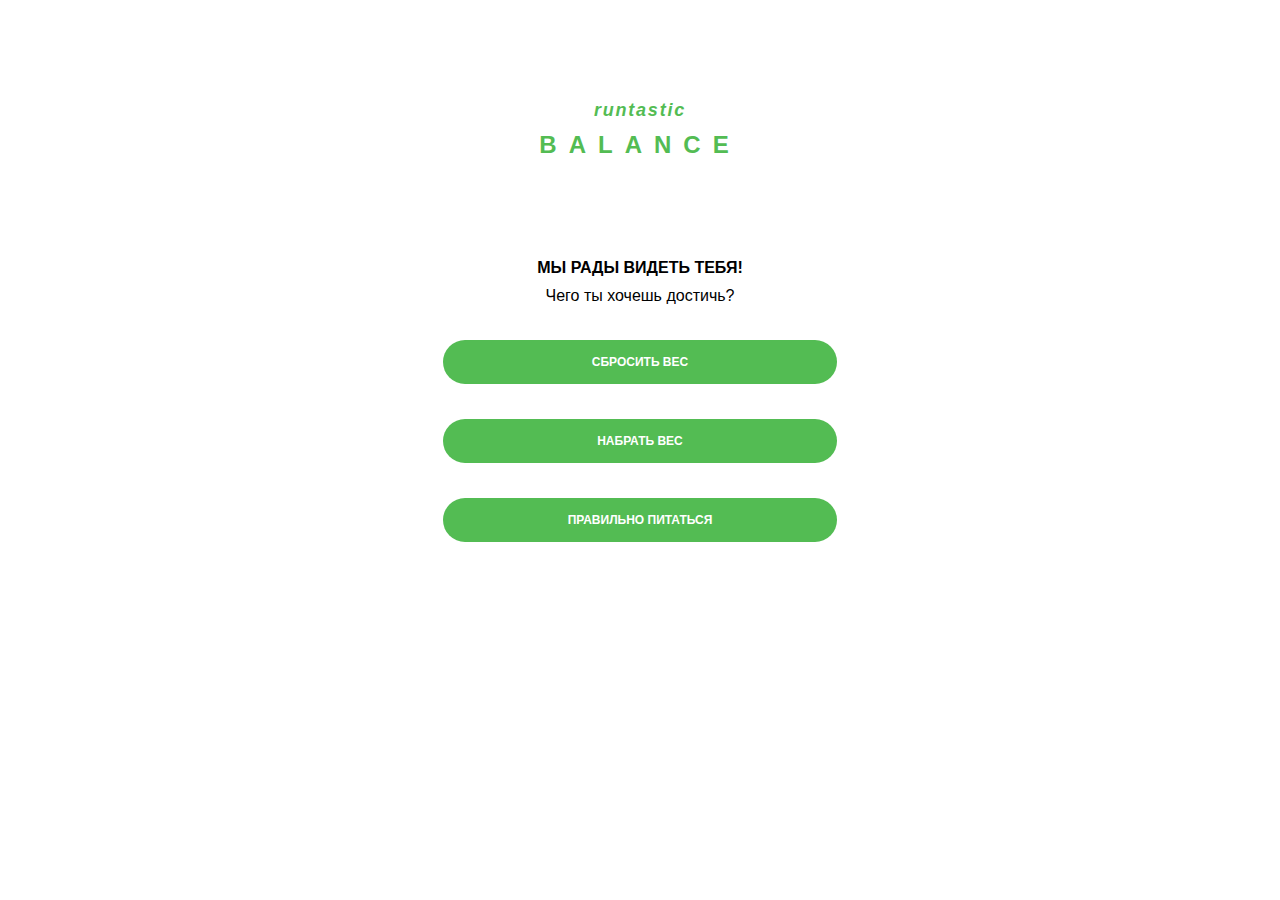
<file: index.html>
<!DOCTYPE html>
<html lang="en">
<head>
    <meta charset="UTF-8">
    <meta name="viewport" content="width=device-width, initial-scale=1, minimum-scale=1.0, maximum-scale=2.0">
    <meta http-equiv="X-UA-Compatible" content="ie=edge">
    <title>Runtastic Balance</title>
    <link href="css/style.css" type="text/css" rel="stylesheet">
</head>
<body>
    <div class="wrapper">
        <div class="main">
            <section class="choose-section">
                <div class="container d-f fd-c ai-c">
                    <div class="logo-main d-f ai-c fd-c">
                    <span>runtastic</span>
                    <h2>BALANCE</h2>
                </div>
                    <div class="choose-program d-f fd-c ai-c">
                    <div class="choose-text d-f fd-c ai-c">
                        <h3>Мы рады видеть тебя!</h3>
                        <p>Чего ты хочешь достичь?</p>
                    </div>
                    <div class="choose-button d-f fd-c ai-c">
                        <button id="lose-weight" class="btn nav-opener">Сбросить вес</button>
                        <button id="To-gain_weight" class="btn nav-opener">Набрать вес</button>
                        <button id="eat-right" class="btn nav-opener">Правильно питаться</button>
                    </div>
                </div>
                </div>
            </section>
            <section class="your-parameters">
                <img class="arrow-back" src="images/arrow-left-solid.svg" alt="image description">
                <div class="container d-f fd-c ai-c">
                    <div class="parameters-text">
                        <h3>Достигаем цели вместе!</h3>
                        <p>Начнём с простого</p>
                    </div>
                    <form class="choose-parameters d-f fd-c">
                        <div class="gender">
                            <input id="gender-man" type="radio" name="gender" value="man" checked="checked">
                            <label class="choose-man" for="gender-man">Мужской</label>
                            <input id="gender-woman" type="radio" name="gender" value="woman">
                            <label class="choose-woman" for="gender-woman">Женский</label>
                        </div>
                        <div class="label-position">
                            <label> Дата рождения</label>
                                <input type="text" autocomplete="off" name="person-birthday" data-birthday="modal-data-birthday" class="form-control input-param" placeholder="00.00.0000" />
                            <div class="overlay modal-data-birthday">
                                <div class="modal-data d-f fd-c jc-sb">
                                    <p class="p">Дата рождения</p>
                                    <div class="overlay-block d-f jc-c ai-c">
                                        <div style="width: 70px" id="day-picker"></div>
                                        <div style="width: 100px" id="month-picker"></div>
                                        <div style="width: 100px" id="year-picker"></div>
                                    </div>
                                    <div class="box-confirm-birthday d-f jc-fe">
                                        <button class="button-form button-cancel">Отменa</button>
                                        <button class="button-form button-birthday button-confirm">Выбрать</button>
                                    </div>
                                </div>
                            </div>
                        </div>
                         <div class="label-position">
                             <label>Рост</label>
                                 <input data-height="modal-data-height" autocomplete="off" type="text" placeholder="100cm" name="person-height" class="input-param form-control">
                             <div class="overlay modal-data-height">
                                 <div class="modal-data d-f fd-c jc-sb">
                                     <p class="p">Рост</p>
                                     <div class="overlay-block ai-c d-f jc-c">
                                         <div style="width:90px" id="height-picker"></div>
                                         <span class="metrics-sm">cm</span>
                                     </div>
                                     <div class="modal-data-footer box-confirm-height d-f jc-sb">
                                         <button type="button" class="button-form metrics-fut">ФУТЫ</button>
                                         <div>
                                             <button class="button-form button-cancel">отменa</button>
                                             <button class="button-form button-height button-confirm">выбрать</button>
                                         </div>
                                     </div>
                                 </div>
                             </div>
                         </div>
                         <div class="label-position">
                             <label>текущий вес </label>
                                 <input data-weight="modal-data-weight" autocomplete="off" type="text" name="person-weight" placeholder="40 kg" class="input-param form-control">
                             <div class="overlay modal-data-weight">
                                 <div class="modal-data d-f fd-c jc-sb">
                                     <p class="p">Вес</p>
                                     <div class="overlay-block d-f ai-c jc-c">
                                         <div style="width: 140px" id="kg-picker"></div>
                                         <span class="metrics-kg">kg</span>
                                         <div style="width: 90px" id="g-picker"></div>
                                         <span class="metrics-g">g</span>
                                     </div>
                                     <div class="modal-data-footer box-confirm-weight d-f jc-sb">
                                         <button type="button" class="button-form metrics-funt">ФУНТЫ</button>
                                         <div>
                                             <button class="button-form button-cancel">отменa</button>
                                             <button class="button-form button-weight button-confirm">выбрать</button>
                                         </div>
                                     </div>
                                 </div>
                             </div>
                         </div>
                    </form>
                    <div class="btn btn-next button-antrop"><a href="tpl/recommended.html">Продолжить</a></div>
                    </div>
            </section>
        </div>
    </div>
</body>
<script src="js/jquery-1.12.4.js"></script>
<script src="js/jquery-ui.js"></script>
<script src="js/script.js"></script>
</html>
</file>
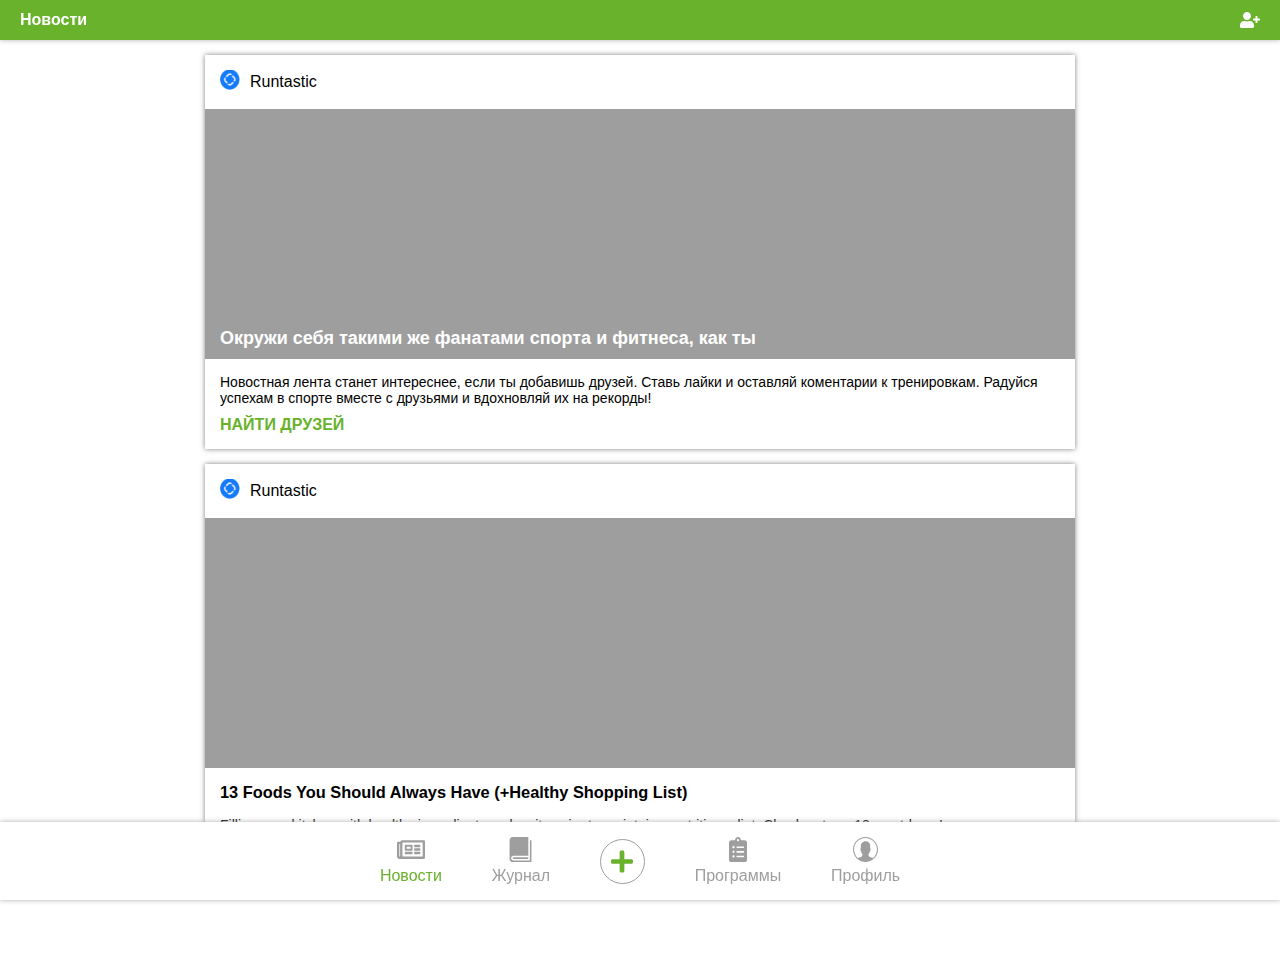
<file: tpl/home.html>
<!DOCTYPE html>
<html lang="en">
<head>
    <meta charset="UTF-8">
    <meta name="viewport" content="width=device-width, initial-scale=1, minimum-scale=1.0, maximum-scale=2.0">
    <meta http-equiv="X-UA-Compatible" content="ie=edge">
    <title>Runtastic Balance</title>
    <link href="./../css/style.css" type="text/css" rel="stylesheet">

</head>
<body>
<div class="wrapper">
    <section class="tab-section">
        <div class="container">
            <div id="tabs-block_holder" class="d-f jc-c">
                <div class="tab-fixed">
                    <ul class="tabs-list d-f ai-c">
                        <li >
                            <a class="d-f fd-c ai-c" href="#news"><img src="./../images/newspaper-regular.svg" alt="image descrition">Новости</a>
                        </li>
                        <li class="magazine">
                            <a href="#magazine" class="d-f fd-c ai-c"><img src="./../images/book.svg" alt="image descrition">Журнал</a>
                        </li>
                        <li>
                            <a href="#add-program" class="add-program d-f ai-c jc-c"><img src="./../images/plus-solid.svg" alt="image descrition"></a>
                        </li>
                        <li class="programs">
                            <a href="#programs" class="d-f fd-c ai-c"><img src="./../images/clipboard-list-solid.svg" alt="image descrition">Программы</a>
                        </li>
                        <li>
                            <a href="#profile" class="d-f fd-c ai-c"><img src="./../images/user-profile-svgrepo-com.svg" alt="image descrition">Профиль</a>
                        </li>
                    </ul>
                </div>
                <div class="tabs-block">
                    <div id="news" class="tab-holder">
                        <div class="tab-background d-f ai-c">
                            <p>Новости</p>
                            <img src="./../images/user-plus-solid.svg" alt="image description">
                        </div>
                        <div class="news-block">
                            <div class="logo-news d-f ai-c">
                                <div class="logo-news-img"><img src="./../images/logo-news.png" alt="images description"></div>
                                <p>Runtastic</p>
                            </div>
                            <div class="img-holder img-holder_text"></div>
                            <div class="news-text">
                                <p>Новостная лента станет интереснее, если ты добавишь друзей. Ставь лайки и оставляй коментарии к тренировкам.
                                    Радуйся успехам в спорте вместе с друзьями и вдохновляй их на рекорды!</p>
                                <span class="">Найти друзей</span>
                            </div>
                        </div>
                        <div class="news-block">
                            <div class="logo-news d-f ai-c">
                                <div class="logo-news-img"><img src="./../images/logo-news.png" alt="images description"></div>
                                <p>Runtastic</p>
                            </div>
                            <div class="img-holder"></div>
                            <div class="news-text">
                                <h3>13 Foods You Should Always Have (+Healthy Shopping List)</h3>
                                <p>Filling your kitchen with healthy ingredients makes it easier to maintain a nutritious diet. Check out our 13 must-have!</p>
                                <span class="">See the list</span>
                            </div>
                        </div>
                    </div>
                    <div id="magazine" class="tab-holder d-f fw-w ">
                        <div id="tabs-days">
                            <div class="tabs-days_fixed">
                                <div class="container d-f jc-sb">
                                    <h3>Журнал</h3>
                                    <div class="d-f">
                                        <input type="text" id="datepicker">
                                    </div>
                                </div>
                                <div class="container">
                                    <div id="makeMeScrollable">
                                        <div class="scroll-container">
<!--                                        <div class="part" id="day-1">-->
<!--                                            <a href="#before-yesterday" class="before-yesterday">1 июн.</a>-->
<!--                                        </div>-->
<!--                                        <div class="part" id="day-2">-->
<!--                                            <a href="#before-yesterday" class="before-yesterday">13 июн.</a>-->
<!--                                        </div>-->
<!--                                        <div class="part" id="day-3">-->
<!--                                            <a href="#yesterday" class="yesterday">Вчера</a>-->
<!--                                        </div>-->
<!--                                        <div class="part active-tab_day" id="day-4">-->
<!--                                            <a href="#today" class="today">Сегодня</a>-->
<!--                                        </div>-->
<!--                                        <div class="part" id="day-5">-->
<!--                                            <a href="#tomorrow" class="tomorrow">Завтра</a>-->
<!--                                        </div>-->
<!--                                        <div class="part" id="day-6">-->
<!--                                            <a href="#after-tomorrow" class="after-tomorrow">17июн.</a>-->
<!--                                        </div>-->
<!--                                        <div class="part" id="day-7">-->
<!--                                            <a href="#after-tomorrow" class="after-tomorrow">17июн.</a>-->
<!--                                        </div>-->
<!--                                        <div class="part" id="day-8">-->
<!--                                            <a href="#after-tomorrow" class="after-tomorrow">17июн.</a>-->
<!--                                        </div>-->
<!--                                        <div class="part" id="day-9">-->
<!--                                            <a href="#after-tomorrow" class="after-tomorrow">17июн.</a>-->
<!--                                        </div>-->
<!--                                        <div class="part" id="day-10">-->
<!--                                            <a href="#after-tomorrow" class="after-tomorrow">17июн.</a>-->
<!--                                        </div>-->
<!--                                        <div class="part" id="day-11">-->
<!--                                            <a href="#after-tomorrow" class="after-tomorrow">17июн.</a>-->
<!--                                        </div>-->
                                        </div>
                                    </div>
                                </div>
                            </div>
                            <div class="container tabs-block">
                                <div class="tab-holder">
                                    <div class="d-f ai-c fd-c jc-c">
                                        <div class="calories-left d-f fd-c ai-c jc-c">
                                            <p>2646</p>
                                            <span>Осталось калорий</span>
                                        </div>
                                        <div class="norms-calories d-f jc-sb ai-c">
                                            <div class="carbohydrates d-f fd-c">
                                                <div class="carbohydrates-text">
                                                    <p>Углеводы</p>
                                                    <span class="used-calories">0г</span><span> / 364г</span>
                                                </div>
                                                <input type="range" min="0" max="364" step="1">
                                            </div>
                                            <div class="fat d-f fd-c">
                                                <div class="fat-text">
                                                    <p>Белки</p>
                                                    <span class="used-calories">0г</span><span> / 99г</span>
                                                </div>
                                                <input type="range" min="0" max="99" step="1">
                                            </div>
                                            <div class="proteins d-f fd-c">
                                                <div class="proteins-text">
                                                    <p>Жиры</p>
                                                    <span class="used-calories">0г</span><span> / 88г</span>
                                                </div>
                                                <input type="range" min="0" max="88" step="1">
                                            </div>
                                        </div>
                                        <div class="schedule-eat">
                                            <ul>
                                                <li class="breakfast d-f jc-sb ai-c">
                                                    <div class="schedule-eat_text">
                                                        <h3>Завтрак</h3>
                                                        <p>Для тебя оптимально 662-926 калорий</p>
                                                    </div>
                                                    <div class="add-eat">
                                                        <a href="#"><img src="./../images/plus-solid.svg" alt="image description"></a>
                                                    </div>
                                                </li>
                                                <li class="lunch d-f jc-sb ai-c">
                                                    <div class="schedule-eat_text">
                                                        <h3>Обед</h3>
                                                        <p>Для тебя оптимально 794-1059 калорий</p>
                                                    </div>
                                                    <div class="add-eat">
                                                        <a href="#"><img src="./../images/plus-solid.svg" alt="image description"/></a>
                                                    </div>
                                                </li>
                                                <li class="dinner d-f jc-sb ai-c">
                                                    <div class="schedule-eat_text">
                                                        <h3>Ужин</h3>
                                                        <p>Для тебя оптимально 662-926 калорий</p>
                                                    </div>
                                                    <div class="add-eat">
                                                        <a href="#"><img src="./../images/plus-solid.svg" alt="image description"></a>
                                                    </div>
                                                </li>
                                                <li class="snack d-f jc-sb ai-c">
                                                    <div class="schedule-eat_text">
                                                        <h3>Перекус</h3>
                                                        <p>Для тебя оптимально 0-529 калорий</p>
                                                    </div>
                                                    <div class="add-eat">
                                                        <a href="#"><img src="./../images/plus-solid.svg" alt="image description"></a>
                                                    </div>
                                                </li>
                                            </ul>
                                        </div>
                                        <div class="calories-burned">
                                            <h3>Потраченые калории</h3>
                                            <span>0 калорий</span>
                                            <p>Тренируйся вместе с приложениями Runtastic или добавляй активность вручную, чтобы позволить себе больше калорий!</p>
                                            <div class="d-f">
                                                <div class="training-check">
                                                    <img src="./../images/running-solid.svg">
                                                </div>
                                                <div class="training-check">
                                                    <img src="./../images/walking-solid.svg">
                                                </div>
                                                <div class="training-check">
                                                    <img src="./../images/bicycle-solid.svg">
                                                </div>
                                            </div>
                                            <div class="choose-workout">
                                                <a href="#">Добавить тренировку</a>
                                            </div>
                                        </div>
                                        <div class="purpose">
                                            <h3>Цель</h3>
                                            <p>Правильно питаться</p>
                                            <div class="d-f">
                                                <div class="current-weight">
                                                    <p>Текущий</p>
                                                    <span>75</span>
                                                </div>
                                                <div class="desired-weight">
                                                    <p>Цель</p>
                                                    <span>75</span>
                                                </div>
                                            </div>
                                            <p>Вес в кг</p>
                                            <button class="btn">Обновить вес</button>
                                        </div>
                                    </div>
                                </div>
                            </div>
                        </div>
                        <div class="choose-training">
                            <div class="tab-background d-f jc-sb ai-c">
                                <div>
                                    <img class="arrow-back" src="./../images/arrow-white.svg" alt="image description">
                                    <p>Добавить тренировку</p>
                                </div>
                               <img class="add-training" src="./../images/check-solid.svg" alt="image description">
                            </div>
                            <div class="choose-training-block">
                                <div class="container d-f fd-c ai-c">
                                    <h4>Выберете тип тренировки</h4>
                                    <div class="type-training d-f">
                                        <div class="box d-f fd-c ai-c">
                                            <input type="checkbox" id="running">
                                            <span class="check"></span>
                                            <label for="running"><img src="./../images/running-solid.svg" alt="image description"></label>
                                            <span>Бег</span>
                                        </div>
                                        <div class="box d-f fd-c ai-c">
                                            <input type="checkbox" id="walking">
                                            <span class="check"></span>
                                            <label for="walking"><img src="./../images/walking-solid.svg" alt="image description"></label>
                                            <span>Ходьба</span>
                                        </div>
                                        <div class="box d-f fd-c ai-c">
                                            <input type="checkbox" id="cycling">
                                            <span class="check"></span>
                                            <label for="cycling"><img src="./../images/bicycle-solid.svg" alt="image description"></label>
                                            <span>Велосипед</span>
                                        </div>
                                        <div class="box d-f fd-c ai-c">
                                            <button class="more-training" type="button"></button>
                                            <span>Ёще</span>
                                        </div>
                                    </div>
                                    <div class="training-param d-f fd-c">
                                        <div class="label-position">
                                            <label>Длительность</label>
                                            <input type="text" autocomplete="off" name="person-time" data-birthday="modal-time" class="form-control input-param" placeholder="00:00:00" />
                                            <div class="overlay modal-time">
                                                <div class="modal-data d-f fd-c jc-sb">
                                                    <p class="p">Длительность</p>
                                                    <div class="overlay-block d-f jc-c ai-c">
                                                        <div style="width: 70px" id="hour-picker"></div>
                                                        <div style="width: 100px" id="minute-picker"></div>
                                                        <div style="width: 100px" id="second-picker"></div>
                                                    </div>
                                                    <div class="box-confirm-time d-f jc-fe">
                                                        <button class="button-form button-cancel">Отменa</button>
                                                        <button class="button-form button-time button-confirm">Выбрать</button>
                                                    </div>
                                                </div>
                                            </div>
                                        </div>
                                        <div class="label-position">
                                            <label>Дистанция</label>
                                            <input type="text" autocomplete="off" name="person-distance" data-birthday="modal-distance" class="form-control input-param" placeholder="0.00 km" />
                                            <div class="overlay modal-distance">
                                                <div class="modal-data d-f fd-c jc-sb">
                                                    <p class="p">Дистанция</p>
                                                    <div class="overlay-block d-f jc-c ai-c">
                                                        <div style="width: 70px" id="km-picker"></div>
                                                        <div style="width: 100px" id="m-picker"></div>
                                                    </div>
                                                    <div class="box-confirm-time d-f jc-fe">
                                                        <button class="button-form button-cancel">Отменa</button>
                                                        <button class="button-form button-distance button-confirm">Выбрать</button>
                                                    </div>
                                                </div>
                                            </div>
                                        </div>
                                        <div class="label-position">
                                            <label>Калории</label>
                                            <input type="text" autocomplete="off" name="person-calories" data-birthday="modal-calories" class="form-control input-param" placeholder="0 cal" />
                                            <div class="overlay modal-calories">
                                                <div class="modal-data d-f fd-c jc-sb">
                                                    <p class="p">Калории</p>
                                                    <div class="overlay-block d-f jc-c ai-c">
                                                        <div style="width: 100px" id="calories-picker"></div>
                                                    </div>
                                                    <div class="box-confirm-time d-f jc-fe">
                                                        <button class="button-form button-cancel">Отменa</button>
                                                        <button class="button-form button-calories button-confirm">Выбрать</button>
                                                    </div>
                                                </div>
                                            </div>
                                        </div>
                                        <div class="label-position">
                                            <label>Время</label>
                                            <input type="text" autocomplete="off" name="person-timer" data-time="modal-time" class="form-control input-param" placeholder="00:00" />
                                            <div class="overlay modal-timer">
                                                <div class="modal-data d-f fd-c jc-sb">
                                                    <p class="p">Время</p>
                                                    <div class="overlay-block d-f jc-c ai-c">
                                                        <div style="width: 100px" id="minute-picker_time"></div>
                                                        <div style="width: 100px" id="second-picker_time"></div>
                                                    </div>
                                                    <div class="box-confirm-time d-f jc-fe">
                                                        <button class="button-form button-cancel">Отменa</button>
                                                        <button class="button-form button-time_done button-confirm">Выбрать</button>
                                                    </div>
                                                </div>
                                            </div>
                                        </div>
                                    </div>
                                </div>
                            </div>
                        </div>
                        <div class="training-list">
                            <div class="tab-background d-f jc-sb ai-c">
                                <div>
                                    <img class="arrow-back" src="./../images/arrow-white.svg" alt="image description">
                                    <p>Тип тренировки</p>
                                </div>
                                <div class="d-f">
                                    <input class="search-training" name="training" type="text" value="">
                                    <img class="button-search-training" src="./../images/search-solid.svg" alt="image description">
                                </div>
                            </div>
                            <div class="training-list-block">
                                <ul></ul>
                            </div>
                        </div>
                    </div>
                    <div id="add-program" class="tab-holder d-f fw-w ">
                        <div class="choose-eat_section">
                            <div class="choose-eat_search">
                                <div class="container d-f fd-c">
                                    <input class="choose-product" type="text" placeholder="Найти продукты">
                                    <div class="choose-btn">
                                        <button class="btn">Добавить калории</button>
                                        <button class="btn">Сканировать штрихкод</button>
                                    </div>
                                </div>
                            </div>
                            <div class="choose-eat">
                                <div class="container">
                                    <div class="d-f">
                                        <div class="choose-eat_detail d-f ai-c">
                                            <img src="./../images/breakfast.png" alt="image description">
                                            <span>Завтрак</span>
                                        </div>
                                        <div class="choose-eat_day d-f ai-c">
                                            <img src="./../images/calendar-green.svg" alt="image description">
                                            <span>Сегодня</span>
                                        </div>
                                    </div>
                                    <p>Для тебя оптимально 662-926 калорий</p>
                                </div>
                            </div>
                            <div class="choose-day">
                                <h3>Выбрать прием пищи</h3>
                                <ul>
                                    <li class="breakfast d-f jc-sb ai-c">
                                        <a href="#">
                                            <div class="schedule-eat_text">
                                                <p>Завтрак</p>
                                            </div>
                                        </a>
                                    </li>
                                    <li class="lunch d-f jc-sb ai-c">
                                        <a href="#">
                                            <div class="schedule-eat_text">
                                                <p>Обед</p>
                                            </div>
                                        </a>
                                    </li>
                                    <li class="dinner d-f jc-sb ai-c">
                                        <a href="#">
                                            <div class="schedule-eat_text">
                                                <p>Ужин</p>
                                            </div>
                                        </a>
                                    </li>
                                    <li class="snack d-f jc-sb ai-c">
                                        <a href="#">
                                            <div class="schedule-eat_text">
                                                <p>Перекус</p>
                                            </div>
                                        </a>
                                    </li>
                                </ul>
                            </div>
                        </div>
                    </div>
                    <div id="programs" class="tab-holder d-f fd-c fw-w ">
                        <div class="tab-background d-f ai-c">
                            <p>Программа</p>
                        </div>
                        <div class="good-balance ">
                            <div class="container">
                                <h3>Здоровый баланс</h3>
                                <div class="good-balance_text d-f fd-c">
                                    <span>Начало программы 15 июня 2020г.</span>
                                    <span>Пропорции макроэлементов</span>
                                </div>
                                <div class="diagram d-f ai-c">
                                    <canvas id="myCanvas"></canvas>
                                    <div id="myLegend"></div>
                                </div>
                            </div>
                        </div>
                        <div class="path-to-success">
                            <div class="container">
                                <h3>Твой путь к успеху</h3>
                                <p>Ключ к здоровому образу жизни - оптимальный баланс. Питайтесь регулярно - это поможет тебе контролировать голод и сократить лишний вес.
                                    Натуральные продукты без обработки могут полностью обезпечить твой рацион. Питайся сезонными продуктам, характерными для твоей местности, чтобы дополнить рацион свежими, яркими вкусами</p>
                                <p>Сложные углеводы, вроде цельнозерновых продуктов и бобовых, помогут тебе ощутить сытость и дарят организму полезную клетчатку. Качественные белки из нежирного мяса,
                                    яиц, молочных продуктов и бобовых помогут зарядить мышцы. Растительное масло, авокадо и орехи позволят телу насытитца полезными жирными кислотами. Свежие овощи и фрукты дополнят рацион и привнесут цвет и вкус любому блюду.</p>
                                <p>Слудует выпивать по 1.5-2 л безкалорийной житкости в день(воды или чая без сахара). Также следует пить больше, когдатвоя тренировка длится более часа - выпей 0.5-1 л воды сверх нормы, чтобы компенсировать потери.</p>
                            </div>
                        </div>
                        <div class="your-choose">
                            <div class="container">
                                <h3>Твой выбор</h3>
                                <p>10 лучших продуктов:</p>
                                <ul class="categories-product d-f jc-sb">
                                    <li class="d-f fd-c ai-c">
                                        <div class="product-img"><img src="./../images/food-vagatable.jpg" alt="image direction"></div>
                                        <p>Фруктыи овощи</p>
                                    </li>
                                    <li class="d-f fd-c ai-c">
                                        <div class="product-img"><img src="./../images/food-chicken.jpg" alt="image direction"></div>
                                        <p>Курица</p>
                                    </li>
                                    <li class="d-f fd-c ai-c">
                                        <div class="product-img"><img src="./../images/food-fish.jpg" alt="image direction"></div>
                                        <p>Рыба</p>
                                    </li>
                                    <li class="d-f fd-c ai-c">
                                        <div class="product-img"><img src="./../images/food-yogurt.jpg" alt="image direction"></div>
                                        <p>Белый йогурт</p>
                                    </li>
                                    <li class="d-f fd-c ai-c">
                                        <div class="product-img"><img src="./../images/food-eggs.jpg" alt="image direction"></div>
                                        <p>Яйца</p>
                                    </li>
                                </ul>
                            </div>
                        </div>
                        <div class="good-bad-product">
                            <div class="container">
                                <p>Больше этих продуктов</p>
                                <ul class="good-product">
                                    <li>Фрукты</li>
                                    <li>Овощи</li>
                                    <li>Бобовые</li>
                                    <li>Цельнозерновые продукты</li>
                                    <li>Молочные продукты</li>
                                    <li>Нежирное мясо</li>
                                    <li>Рыба</li>
                                    <li>Яйца</li>
                                    <li>Орежи и семена</li>
                                    <li>Масла(льняное и оливковое)</li>
                                </ul>
                                <p>Меньше этих продуктов</p>
                                <ul class="bad-product">
                                    <li>Выпечка из белой муки</li>
                                    <li>Сладкое</li>
                                    <li>Жареное</li>
                                    <li>Фастфуд</li>
                                    <li>Газированные напитки</li>
                                    <li>Фруктовые соки</li>
                                    <li>Алкоголь</li>
                                </ul>
                            </div>
                        </div>
                        <div class="additional-programs">
                            <div class="container">
                                <h3>Дополнительные программы</h3>
                                <div class="regular d-f ai-c slider">
                                    <div class="slide slide-2">
                                        <div class="slide-img">
                                            <img src="./../images/programm-foto2.jpg" alt="image description">
                                        </div>
                                        <h4>Персональная програма</h4>
                                        <p>Настрой дневную норму потребления калорий и соотношения макроэлементов</p>
                                    </div>
                                    <div class="slide slide-1">
                                        <div class="slide-img">
                                            <img src="./../images/food-fish.jpg" alt="image description">
                                        </div>
                                        <h4>Улутшенная кето программа</h4>
                                        <p>Настрой дневную норму потребления калорий и соотношения макроэлементов</p>
                                    </div>
                                    <div class="slide slide-3">
                                        <div class="slide-img">
                                            <img src="./../images/food-yogurt.jpg" alt="image description">
                                        </div>
                                        <h4>Правильное питание</h4>
                                        <p>Настрой дневную норму потребления калорий и соотношения макроэлементов</p>
                                    </div>
                                    <div class="slide slide-2">
                                        <div class="slide-img">
                                            <img src="./../images/programm-foto2.jpg" alt="image description">
                                        </div>
                                        <h4>Персональная програма</h4>
                                        <p>Настрой дневную норму потребления калорий и соотношения макроэлементов</p>
                                    </div>
                                    <div class="slide slide-1">
                                        <div class="slide-img">
                                            <img src="./../images/food-fish.jpg" alt="image description">
                                        </div>
                                        <h4>Улутшенная кето программа</h4>
                                        <p>Настрой дневную норму потребления калорий и соотношения макроэлементов</p>
                                    </div>
                                    <div class="slide slide-3">
                                        <div class="slide-img">
                                            <img src="./../images/food-yogurt.jpg" alt="image description">
                                        </div>
                                        <h4>Правильное питание</h4>
                                        <p>Настрой дневную норму потребления калорий и соотношения макроэлементов</p>
                                    </div>
                                </div>
                            </div>
                        </div>
                    </div>
                    <div id="profile" class="tab-holder d-f fd-c fw-w ">
                        <div class="tab-background d-f ai-c">
                            <p>Профиль</p>
                            <img class="settings" src="./../images/cog-solid.svg" alt="image description">
                        </div>
                        <div class="profile-data">
                            <div class="container d-f fd-c ai-c">
                                <div class="profile-img"></div>
                                <h3 class="name-user">Дмитро Соловка</h3>
                                <div class="country d-f"><img src="./../images/flag.jpg"><p>Ukraine</p></div>
                                <div class="profile-born">
                                    <p>Пользователь Runtastic c 14 июнь. 2020г.</p>
                                </div>
                            </div>
                        </div>
                        <div class="calories-norma">
                            <div class="container">
                                <div class="calories-norma-title d-f ai-c jc-sb">
                                    <h4>Дневная норма</h4>
                                    <p>Изменить</p>
                                </div>
                                <div class="norma-count_calories">
                                    <p>2646</p>
                                    <p>Balance посчитывает дневную норму калорий на основе представленых данныхи цели по весу.</p>
                                </div>
                            </div>
                        </div>
                        <div class="friends">
                            <div class="container d-f">
                                <img src="./../images/user-friends-solid.svg" alt="image description">
                                <div class="friends-text">
                                    <div class="count-friends d-f">
                                        <p>Друзья</p><span>0</span>
                                    </div>
                                    <p>Общайся с друзьями</p>
                                </div>
                            </div>
                        </div>
                        <div class="settings-menu">
                            <div class="tab-background d-f ai-c">
                                <img class="arrow-back" src="./../images/arrow-white.svg" alt="image description">
                                <p>Настройки</p>
                            </div>
                            <div class="settings-block">
                                <div class="settings-profile">
                                    <h4>Личные настройки</h4>
                                    <ul>
                                        <li class="profile"><a href="#">
                                            <img src="./../images/user-solid.svg" alt="image description">
                                            Профиль
                                        </a></li>
                                        <li class="unit"><a href="#">
                                            <img src="./../images/ruler-vertical-solid.svg" alt="image description">
                                            Единицы измерения
                                        </a></li>
                                        <li class="notification-button">
                                            <a href="#">
                                            <img src="./../images/bell-solid.svg" alt="image description">
                                            Увидомления
                                            </a>
                                        </li>
                                        <li class="confidentiality"><a href="#">
                                            <img src="./../images/key-solid.svg" alt="image description">
                                            Конфиденциальность
                                        </a></li>
                                    </ul>
                                </div>
                                <div class="settings-profile">
                                    <h4>Дополнительно</h4>
                                    <ul>
                                        <li class="runtastic-blog"><a href="#">
                                            <img src="./../images/runtasting-settings.png" alt="image description">
                                            Runtastic
                                        </a></li>
                                        <li class="support-feedback"><a href="#">
                                            <img src="./../images/comment-dots-solid.svg" alt="image description">
                                            Поддержка и обратная связь
                                        </a></li>
                                        <li class="terms-conditions"><a href="#">
                                            <img src="./../images/pen-nib-solid.svg" alt="image description">
                                            Правила и условия
                                        </a></li>
                                    </ul>
                                </div>
                                <ul class="exit">
                                    <li><a href="#">
                                        <img src="./../images/sign-out-alt-solid.svg" alt="image description">
                                        Выход
                                    </a></li>
                                </ul>
                            </div>
                        </div>
                        <div class="profile-block">
                            <div class="tab-background d-f ai-c">
                                <img class="arrow-back" src="./../images/arrow-white.svg" alt="image description">
                                <p>Профиль</p>
                            </div>
                            <div class="change-profile">
                                <div class="container d-f ai-c jc-c fd-c">
                                    <div class="d-f ai-c jc-c">
                                        <div class="profile-photo"></div>
                                        <div class="profile-personal-data d-f ai-c fd-c">
                                            <div class="profile-name-change">
                                                <label for="profile-name">Имя</label>
                                                <input id="profile-name" class="form-control" type="text" placeholder="Дмитро">
                                            </div>
                                            <div class="profile-name-change">
                                                <label for="profile-first-name">Фамилия</label>
                                                <input id="profile-first-name" class="form-control" type="text" placeholder="Соловка">
                                            </div>
                                        </div>
                                    </div>
                                    <div class="gender">
                                        <input id="gender-man" type="radio" name="gender" value="man" checked="checked">
                                        <label class="choose-man" for="gender-man">Мужской</label>
                                        <input id="gender-woman" type="radio" name="gender" value="woman">
                                        <label class="choose-woman" for="gender-woman">Женский</label>
                                    </div>
                                    <div>
                                        <div class="other-personal-data">
                                            <label for="profile-email">email</label>
                                            <input id="profile-email" class="form-control" type="email" placeholder="dmytro.solovka@gmail.com">
                                        </div>
                                        <div class="other-personal-data">
                                            <label for="profile-country">Страна</label>
                                            <select id="profile-country" class="form-control" >
                                                <option>Ukraine</option>
                                                <option>Russian</option>
                                                <option>Poland</option>
                                                <option>France</option>
                                            </select>
                                        </div>
                                        <div class="label-position other-personal-data">
                                            <label> Дата рождения</label>
                                            <input type="text" autocomplete="off" name="person-birthday" data-birthday="modal-data-birthday" class="form-control input-param" placeholder="00.00.0000" />
                                            <div class="overlay modal-data-birthday">
                                                <div class="modal-data d-f fd-c jc-sb">
                                                    <p class="p">Дата рождения</p>
                                                    <div class="overlay-block d-f jc-c ai-c">
                                                        <div style="width: 70px" id="day-picker"></div>
                                                        <div style="width: 100px" id="month-picker"></div>
                                                        <div style="width: 100px" id="year-picker"></div>
                                                    </div>
                                                    <div class="box-confirm-birthday d-f jc-fe">
                                                        <button class="button-form button-cancel">Отменa</button>
                                                        <button class="button-form button-birthday button-confirm">Выбрать</button>
                                                    </div>
                                                </div>
                                            </div>
                                        </div>
                                        <div class="label-position other-personal-data">
                                            <label>Рост</label>
                                            <input data-height="modal-data-height" autocomplete="off" type="text" placeholder="100cm" name="person-height" class="input-param form-control">
                                            <div class="overlay modal-data-height">
                                                <div class="modal-data d-f fd-c jc-sb">
                                                    <p class="p">Рост</p>
                                                    <div class="overlay-block ai-c d-f jc-c">
                                                        <div style="width:90px" id="height-picker"></div>
                                                        <span class="metrics-sm">cm</span>
                                                    </div>
                                                    <div class="modal-data-footer box-confirm-height d-f jc-sb">
                                                        <button type="button" class="button-form metrics-fut">ФУТЫ</button>
                                                        <div>
                                                            <button class="button-form button-cancel">отменa</button>
                                                            <button class="button-form button-height button-confirm">выбрать</button>
                                                        </div>
                                                    </div>
                                                </div>
                                            </div>
                                        </div>
                                        <div class="label-position other-personal-data">
                                            <label>текущий вес </label>
                                            <input data-weight="modal-data-weight" autocomplete="off" type="text" name="person-weight" placeholder="40 kg" class="input-param form-control">
                                            <div class="overlay modal-data-weight">
                                                <div class="modal-data d-f fd-c jc-sb">
                                                    <p class="p">Вес</p>
                                                    <div class="overlay-block d-f ai-c jc-c">
                                                        <div style="width: 140px" id="kg-picker"></div>
                                                        <span class="metrics-kg">kg</span>
                                                        <div style="width: 90px" id="g-picker"></div>
                                                        <span class="metrics-g">g</span>
                                                    </div>
                                                    <div class="modal-data-footer box-confirm-weight d-f jc-sb">
                                                        <button type="button" class="button-form metrics-funt">ФУНТЫ</button>
                                                        <div>
                                                            <button class="button-form button-cancel">отменa</button>
                                                            <button class="button-form button-weight button-confirm">выбрать</button>
                                                        </div>
                                                    </div>
                                                </div>
                                            </div>
                                        </div>
                                    </div>
                                </div>
                            </div>
                        </div>
                        <div class="units-block">
                            <div class="tab-background d-f ai-c">
                                <img class="arrow-back" src="./../images/arrow-white.svg" alt="image description">
                                <p>Единицы измерения</p>
                            </div>
                        </div>
                        <div class="notifications-block">
                            <div class="tab-background d-f ai-c">
                                <img class="arrow-back" src="./../images/arrow-white.svg" alt="image description">
                                <p>Уведомления</p>
                            </div>
                            <div class="choose-notification d-f fd-c">
                                <p>Выберете, когда ты хочешь получать уведомления:</p>
                                <div>
                                    <input type="checkbox" id="checkbox1">
                                    <label class="checkbox1" for="checkbox1">Новые заявки в друзья</label>
                                </div>
                                <div>
                                    <input type="checkbox" id="checkbox2">
                                    <label for="checkbox2">Заявка на дружбу принята</label>
                                </div>
                                <div>
                                    <input type="checkbox" id="checkbox3">
                                    <label for="checkbox3">Друг из Facebook теперь в Runtastic</label>
                                </div>
                                <div>
                                    <input type="checkbox" id="checkbox4">
                                    <label for="checkbox4">Новый коментарий к тренировкам</label>
                                </div>
                                <div>
                                    <input type="checkbox" id="checkbox5">
                                    <label for="checkbox5">Новый коментарий к интересной тебе тренировке</label>
                                </div>
                                <div>
                                    <input type="checkbox" id="checkbox6">
                                    <label for="checkbox6">Твоя тренировка нравитца другу</label>
                                </div>
                                <div>
                                    <input type="checkbox" id="checkbox7">
                                    <label for="checkbox7">Советы для достижения идеального веса</label>
                                </div>
                            </div>
                        </div>
                        <div class="confidentiality-block">
                            <div class="tab-background d-f ai-c">
                                <img class="arrow-back" src="./../images/arrow-white.svg" alt="image description">
                                <p>Конфиденциальность</p>
                            </div>
                        </div>
                        <div class="blog">
                            <div class="tab-background d-f ai-c">
                                <img class="arrow-back" src="./../images/arrow-white.svg" alt="image description">
                                <p>Блог</p>
                            </div>
                            <div class="blog-content">
                                <div class="container">
                                    <div class="blog-title d-f jc-sb ai-c">
                                        <a href="#"><img src="./../images/align-justify-solid.svg" alt="image description"></a>
                                        <div class="logo-blog d-f ai-c">
                                            <img src="./../images/adidas-logo.svg" alt="image description">
                                            <h2>Runtastic</h2>
                                        </div>
                                        <img src="./../images/search-black.svg" alt="image description">
                                    </div>
                                    <div class="blog-container">
                                        <p>Lorem ipsum dolor sit amet, consectetur adipiscing elit,
                                            sed do eiusmod tempor incididunt ut labore et dolore magna aliqua.
                                            Ut enim ad minim veniam, quis nostrud exercitation ullamco laboris nisi
                                            ut aliquip ex ea commodo consequat. Duis aute irure dolor in reprehenderit
                                            in voluptate velit esse cillum dolore eu fugiat nulla pariatur.
                                            Excepteur sint occaecat cupidatat non proident,
                                            sunt in culpa qui officia deserunt mollit anim id est laborum.</p>
                                    </div>
                                    <div class="blog-messenger d-f ai-c jc-c">
                                        <a href="https://web.whatsapp.com/" class="d-f jc-c ai-c"><img src="./../images/whatsapp-white.svg" alt="image description"></a>
                                        <a href="https://www.facebook.com/messages/" class="d-f jc-c ai-c"><img src="./../images/facebook-messenger-white.svg" alt="image description"></a>
                                        <a href="https://www.facebook.com/" class="d-f jc-c ai-c"><img src="./../images/facebook-white.svg" alt="image description"></a>
                                        <a href="https://www.pinterest.com/" class="d-f jc-c ai-c"><img src="./../images/pinterest-white.svg" alt="image description"></a>
                                    </div>
                                </div>
                            </div>
                        </div>
                        <div class="support-feedback_block">
                            <div class="tab-background d-f ai-c">
                                <img class="arrow-back" src="./../images/arrow-white.svg" alt="image description">
                                <p>Поддержка и обратная связь</p>
                            </div>
                        </div>
                        <div class="terms-conditions_block">
                            <div class="tab-background d-f ai-c">
                                <img class="arrow-back" src="./../images/arrow-white.svg" alt="image description">
                                <p>Правила и условия</p>
                            </div>
                        </div>
                        <div class="exit-block">
                            <div class="tab-background d-f ai-c">
                                <img class="arrow-back" src="./../images/arrow-white.svg" alt="image description">
                                <p>Выход</p>
                            </div>
                        </div>
                        <div class="change-norma-blog">
                            <div class="container d-f fd-c jc-sb">
                                <h3>Установка нормы калорий</h3>
                                <div class="d-f jc-sb">
                                    <p>Рекомендовано для тебя</p>
                                    <label class="switch">
                                        <input type="checkbox">
                                        <span class="slider round"></span>
                                    </label>
                                </div>
                                <div class="change-range d-f fd-c ai-c">
                                    <output></output>
                                    <input class="range-norma green" type="range" min="1" max="3000" value="2646">
                                    <output></output>
                                    <button class="btn save-btn">Сохранить</button>
                                </div>
                            </div>
                        </div>
                        <div class="add-friends">
                            <div class="tab-background d-f ai-c">
                                <img class="arrow-back" src="./../images/arrow-white.svg" alt="image description">
                                <p>Друзья</p>
                            </div>
                            <div class="container d-f fd-c ai-c jc-c">
                                <label for="search-friends"></label>
                                <input type="text" id="search-friends" class="form-control" placeholder="Поиск">
                                <ul></ul>
                            </div>
                        </div>
                    </div>
                </div>
            </div>
        </div>
    </section>
</div>
<script src="./../js/jquery-1.12.4.js"></script>
<script src="./../js/jquery-ui.js"></script>
<script src="./../js/slick.js" type="text/javascript" charset="utf-8"></script>
<script src="./../js/script.js"></script>
</body>
</html>
</file>
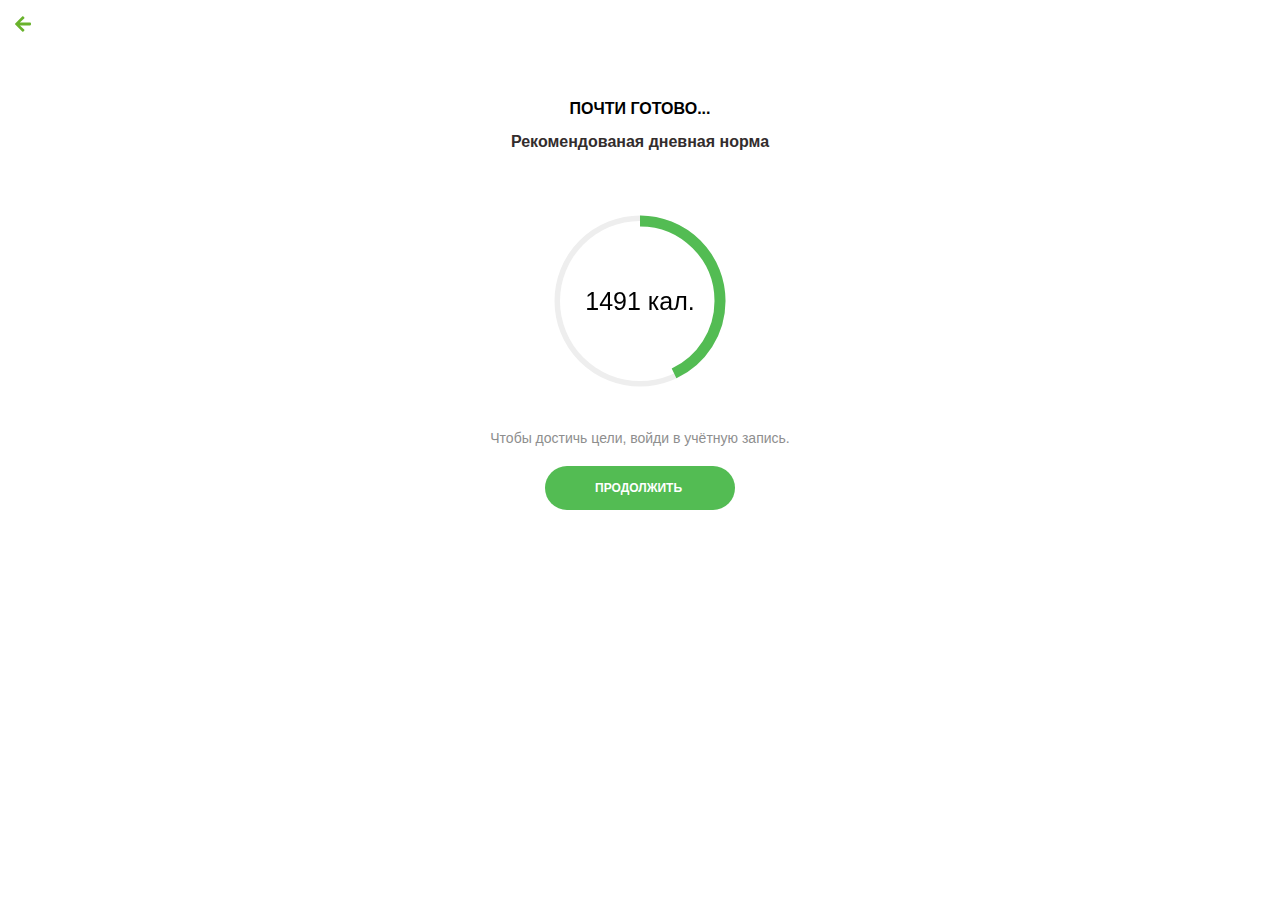
<file: tpl/recommended.html>
<!DOCTYPE html>
<html lang="en">
<head>
    <meta charset="UTF-8">
    <meta name="viewport" content="width=device-width, initial-scale=1, minimum-scale=1.0, maximum-scale=2.0">
    <meta http-equiv="X-UA-Compatible" content="ie=edge">
    <title>Runtastic Balance</title>
    <link href="./../css/style.css" type="text/css" rel="stylesheet">
</head>
<body>
    <div class="wrapper">
        <section class="recommended-calories">
            <a href="../index.html"><img class="arrow-back" src="./../images/arrow-left-solid.svg" alt="image description"></a>
            <div class="container d-f fd-c ai-c">
                <div class="recommended-text">
                    <p class="recommended-title">Почти готово...</p>
                    <p>Рекомендованая дневная норма</p>
                </div>
                <div class="circle-container">
                    <div class="circlestat" data-dimension="200" data-text="1491 кал." data-width="10"
                         data-fontsize="25" data-percent="100" data-fgcolor="#53bc53" data-bgcolor="#eee" data-fill="#fff"></div>
                </div>
                <p class="calories-text">Чтобы достичь цели, войди в учётную запись.</p>
                <a href="registration.html" class="btn btn-next">Продолжить</a>
            </div>
        </section>
    </div>
<script src="./../js/jquery-1.12.4.js"></script>
<script src="./../js/jquery-ui.js"></script>
<script src="./../js/script.js"></script>
</body>
</html>
</file>
<file: css/style.css>
*{
    margin: 0;
    padding: 0;
    box-sizing: border-box;
}

html {
    -ms-overflow-style: none;  /* IE 10+ */
    scrollbar-width: none; /* Firefox */
}

body{
    font-family: Arial, sans-serif;
    font-size: 16px;
    background-color: #fff;
    position: relative;
}

::-webkit-scrollbar { /* chrome based */
    width: 0;  /* ширина scrollbar'a */
    background: transparent;  /* опционально */
}


button{
    outline: none;
    border: none;
    cursor: pointer;
}

a{
    color: inherit;
    text-decoration: none;
    outline: none;
}

ul{
    list-style: none;
}

.d-f{
    display: flex;
}

.ai-c{
    align-items: center;
}

.jc-c{
    justify-content: center;
}

.fd-c{
    flex-direction: column;
}

.jc-sb{
    justify-content: space-between;
}

.jc-fe{
    justify-content: flex-end;
}

.main{
    height: 100vh;
}

.container{
    max-width: 900px;
    width: 100%;
    margin: 0 auto;
    padding: 0 15px;
}

.your-parameters,
.registration-popup,
.authorization-popup{
    display: none;
    height: 100vh;
    position: absolute;
    top: 0;
    left: 0;
    right: 0;
}

.logo-main{
    padding-top: 100px;
    color: #53bc53;
}

.logo-main span{
    font-size: 18px;
    font-style: italic;
    font-weight: 600;
    margin-bottom: 10px;
    letter-spacing: 0.1em;
}

.logo-main h2{
    letter-spacing: 0.5em;
}

.choose-program{
    padding-top: 100px;
}

.choose-text h3{
    text-transform: uppercase;
    margin-bottom: 10px;
    font-size: 16px;
}

.choose-button{
    padding-top: 35px;
}

.choose-button .btn{
    margin-bottom: 35px;
}

.btn{
    background-color: #53bc53;
    border-radius: 25px;
    padding: 15px 125px;
    max-width: 400px;
    width: 100%;
    color: #fff;
    text-transform: uppercase;
    font-size: 12px;
    font-weight: bold;
    cursor: pointer;
}

.choose-button .btn:hover{
    background-color: green;
}

.your-parameters{
    padding-top: 100px;
    background-color: #fff;
}

.arrow-back{
    width: 16px;
    position: absolute;
    top: 15px;
    left: 15px;
    cursor: pointer;
}

.parameters-text{
    margin-bottom: 65px;
}

.parameters-text p{
    text-align: center;
    font-style: italic;
}

.parameters-text h3{
    margin-bottom: 15px;
    text-transform: uppercase;
}

.gender{
    margin-bottom: 20px;
}

.gender label{
    position: relative;
    margin-right: 15px;
    color: #757575;
    cursor: pointer;
}

#gender-man,
#gender-woman{
    margin-right: 10px;
    height: 5px;
    -moz-appearance: none;
}

#gender-man:checked~.choose-man,
#gender-woman:checked~.choose-woman{
    color: #03a9f4;
}

#gender-man:checked~.choose-man:before{
    content: url("./../images/user-profile-active.svg");
}
#gender-woman:checked~.choose-woman:before{
    content: url("./../images/user-female-active.svg");
}


.choose-man:before{
    position: absolute;
    content: url('./../images/user-profile-svgrepo-com.svg');
}

.choose-man:hover,
.choose-woman:hover{
    color: #03a9f4;
}

.choose-woman:before{
    position: absolute;
    content: url("./../images/user-female-svgrepo-com.svg");
}

.choose-woman:before,
.choose-man:before{
    height: 25px;
    width: 25px;
    top: -6px;
    left: -32px;
}

.choose-parameters {
    margin-bottom: 100px;
}

.btn-next{
    width: 190px;
    padding: 15px 50px;
    margin-bottom: 80px;
}

.choose-parameters .form-control{
    text-align: right;
    text-transform: none;
    font-weight: normal;
}

.form-control{
    outline: none;
    border: none;
    border-bottom: 1px solid #9e9e9e;
    width: 500px;
    padding: 15px 15px 5px 15px;
    font-size: 14px;
    text-transform: uppercase;
    font-weight: 600;
}

.label-position{
    position: relative;
}

.label-position label{
    color: #9e9e9e;
    text-transform: uppercase;
    font-size: 16px;
    font-weight: 600;
    position: absolute;
    bottom: 5px;
    left: 5px;
}

.choose-parameters .form-control::placeholder{
    color: #000;
}

.modal-data-birthday,
.modal-data-height,
.modal-data-weight{
    display: none;
}

.overlay{
    background: #fff;
    width: 300px;
    /*height: 200px;*/
    box-shadow: 0 0 5px;
    position: absolute;
    left: 22%;
    z-index: 1;
    top: -110px;
}

.modal-data{
    padding: 15px;
}

.modal-data p{
    font-weight: 600;
}

.modal-data input,
.modal-data-main{
    margin-bottom: 25px;
}

.modal-data input,
.modal-data-main select{
    border: none;
    border-top: 2px solid #53bc53;
    border-bottom: 2px solid #53bc53;
    padding: 10px;
    align-self: center;
    outline: none;
    background: transparent;
}

.modal-data-main select option{
    outline: none;
}

.modal-data-main select{
    margin-right: 10px;
}

.box-confirm-birthday,
.box-confirm-height,
.box-confirm-weight{
    margin-bottom: 10px;
}

.button-cancel{
    margin-right: 10px;
}

.button-cancel:hover{
    color: #990000;
}

.button-confirm:hover{
    color: #53bc53;
}

.button-form{
    background: transparent;
    font-size: 12px;
    text-transform: uppercase;
    font-weight: 600;
}

.overlay-block{
    margin-bottom: 25px;
    text-align: center;
}

.picker-wrapper {
    text-align: center;
    position: relative;
    height: 210px;
    display: inline-block;
    line-height: 30px;
    width: 100%;
    font-size: 20px;
    perspective: 1000px;
    perspective-origin: center center;
}

.picker-wrapper:nth-child(1):after {
    content: '';
    background-color: #fff;
    height: 209px;
    top: 0;
    width: 15px;
    position: absolute;
    z-index: 5;
    right: 0;
}

.picker-wrapper:nth-child(2):after {
    content: '';
    background-color: #fff;
    height: 209px;
    top: 0;
    width: 15px;
    position: absolute;
    z-index: 5;
    right: 0;
}

.picker-wrapper:nth-child(3):after {
    content: '';
    background-color: #fff;
    height: 209px;
    top: 0;
    width: 15px;
    position: absolute;
    z-index: 5;
    right: 0;
}

.picker-wrapper::-webkit-scrollbar {width:0;}

.picker-scroller {
    -webkit-transition : -webkit-transform 100ms ease;
    -webkit-transform : translateZ(-90px) rotateX(0deg);
    -webkit-transform-style : preserve-3d;
    height : 100%;
}
.picker-scroller .option{
    position: absolute;
    backface-visibility: hidden;
    -webkit-backface-visibility: hidden;
    width : 100%;
    transition: all 300ms;
    color : black;
    transform-origin: 50% 50%;
    -webkit-transform-style : preserve-3d;
}


.picker-up {
    position: absolute;
    top: 0;
    z-index: 2;
    background: rgba(256, 256, 256, 0.6);
    width: 100%;
    height: 50px;
    border-bottom: 1px solid #53bc53;

}
.picker-down {
    position: absolute;
    top: 120px;
    z-index: 2;
    background: rgba(256, 256, 256, 0.6);
    width: 100%;
    height: 50px;
    border-top: 1px solid #53bc53;
}
.clone-scroller {
    -webkit-box-shadow: inset 0 20px 24px 3px white, inset 0 -20px 24px 3px white;
    -ms-box-shadow: inset 0 10px 24px 3px white, inset 0 -20px 24px 3px white;
    -moz-box-shadow: inset 0 10px 24px 3px white, inset 0 -20px 24px 3px white;
    box-shadow: inset 0 10px 24px 3px white, inset 0 -20px 24px 3px white;
    z-index: 5;
    overflow: auto;
    height: 100%;
    position: absolute;
    top: 0;
    width: 100%;
    padding-top: 50px;
    padding-bottom: 50px
}
.clone-scroller .option {
    visibility: hidden;
}

@media (max-width: 768px) {
    .overlay{
        left: 30%;
    }
}

@media (max-width: 600px) {
    .overlay{
        left: 22%;
    }
}

@media (max-width: 526px) {
    .form-control{
        width: 430px;
    }

    .your-parameters{
        padding-top: 100px;
    }

    .parameters-text {
        margin-bottom: 115px;
    }
}

@media (max-width: 465px) {

        .overlay{
            left: 16%;
        }

    .logo-main h2{
        letter-spacing: 0.3em;
    }

    .choose-text h3{
        font-size: 14px;
    }

    .choose-text p{
        font-size: 14px;
    }

    .choose-button .btn{
        max-width: 335px;
        padding: 15px 95px;
    }

    .form-control{
        width: 350px;
    }

    .gender {
        margin-bottom: 10px;
    }

    #gender-man, #gender-woman {
        margin-right: 5px;
    }

    .choose-woman:before, .choose-man:before{
        width: 20px;
        height: 20px;
        top: -5px;
        left: -26px;
    }
}

@media (max-width: 400px) {
    .overlay{
        width: 250px;
    }
}

@media (max-width: 365px) {
    .choose-button .btn{
        padding: 15px 70px;
    }

    .parameters-text {
        margin-bottom: 80px;
    }

    .choose-parameters{
        margin-bottom: 100px;
    }

    .form-control {
        width: 300px;
        font-size: 14px;
    }
}

@media (max-width: 340px) {
    .overlay{
        left: 12%;
    }
}

/*Recommended calories page start*/

.recommended-calories{
    padding-top: 100px;
}

.recommended-title{
    text-align: center;
    font-size: 16px;
    font-weight: 900;
    text-transform: uppercase;
    margin-bottom: 15px;
}

.recommended-text p:last-child{
    font-weight: 600;
    color: #332d2d;
}

.recommended-text{
    margin-bottom: 50px ;
}

.count-calories{
    height: 200px;
    width: 200px;
    border-radius: 50%;
    border: 14px solid #53bc53;
    margin-bottom: 150px;
}

.count-calories span{
    font-weight: 600;
}

.count-calories span:first-child{
    font-size: 30px;
}

.calories-text{
    color: #8e8e8e;
    font-size: 14px;
    margin-bottom: 20px;
}

.recommended-calories .btn-next{
    margin-bottom: 20px;
}
/*Recommended calories page END*/

/*Registration page start*/
.choose-registration{
    background-image: url("./../images/index-bg.jpg");
    background-size: cover;
    background-repeat: no-repeat;
    background-position: center;
    padding: 100px 0 50px;
    background-color: #bcdeec;
    height: 100vh;
}

.choose-registration .container{
    height: 100%;
}

.logo-registration{
    color: white;
    position: relative;
    margin-bottom: 50px;
}

.logo-adidas{
    padding-right: 15px;
    border-right: 2px solid #fff;
}

.logo-adidas img{
    position: relative;
    width: 75px;
}

.logo-adidas img:before{
    content: 'adidas';
    position: absolute;
}

.logo-title{
    padding-left: 15px;
}

.logo-title span{
    font-style: italic;
    font-size: 18px;
    letter-spacing: 3px;
    font-weight: 600;
}

.logo-title h2{
    letter-spacing: 5px;
    font-size: 25px;
}

.registration-form .btn{
    background-color: #fff;
    color: #767676;
    border:1px solid #aeaeae;
    text-align: center;
    position: relative;
    width: auto;
}

.social-google:before{
    position: absolute;
    content: url("./../images/google.svg");
    width: 20px;
    right: 58%;
    top: 27%;
}

.social-google:hover{
    background-color: #69B22C;
    color: #fff;
    font-size: 13px;
}

.registration-form .btn-next{
    margin-bottom: 20px;
}

.registration-form .social-facebook{
    color: #0276ce;
}

.social-facebook{
    margin-right: 10px;
}

.social-facebook:before{
    top: 26%;
    position: absolute;
    width: 14px;
    content: url(./../images/facebook-f-brands.svg);
    left: 16%;
}

.social-facebook:hover,
.social-reg:hover{
    background-color: #0276ce;
    color: #fff;
    font-size: 13px;
}

.social-facebook:hover:before{
    content: url("./../images/facebook-active.svg");
}

.social-reg{
    color: #0276ce;
}

.registration-text{
    color: #fff;
    font-size: 14px;
}

.registration-text span{
    margin-right: 10px;
}

.registration-text a{
    text-transform: uppercase;
    color: #0276ce;
    font-size: 13px;
    font-weight: 600;
}

.registration-text a:hover{
    font-size: 14px;
}

@media (max-width: 400px) {

    .logo-adidas img {
        position: relative;
        width: 60px;
    }

    .logo-title span {
        font-size: 14px;
    }

    .logo-title h2 {
        font-size: 20px;
    }

    .registration-form .btn-next{
        padding: 15px 30px;
    }

    .social-facebook:before {
        top: 27%;
        width: 12px;
        left: 9%;
    }

    .social-google:before {
        width: 17px;
        right: 59%;
    }
}

/*registration-popup start*/

.registration-popup{
    background-color: #fff
}

.registration-popup_title{
    background-color: #007aff;
    height: 50px;
    color: #fff;
    position: relative;
}

.registration-popup_title p{
    padding-left: 65px;
    font-weight: 600;
}

.registration-popup form{
    padding-top: 50px;
    /*height: 100vh;*/
}

.registration-popup .form-control{
    color: #000;
    font-size: 14px;
    font-style: italic;
}

.personal-data{
    padding-bottom: 10px;
    border-bottom: 1px solid #aeaeae;
}

.registration-photo{
    width: 100px;
    height: 100px;
    border-radius: 50%;
    background-color: #d0d0d0;
    margin-right: 30px;
    position: relative;
}

.registration-photo input{
    width: 1px;
    height: 1px;
    opacity: 0;
    position: absolute;
    z-index: -10;
}

.registration-photo input + label{
    width: 44px;
    position: absolute;
    right: 28px;
    top: 24px;
}

.registration-photo #blah{
    width: 100px;
    height: 100px;
    border-radius: 50%;
    border: 0;
    display: none;
}

.registration-auth_data{
    margin-bottom: 50px;
}

.registration-auth_data .form-control{
    width: 630px;
}

.error-name, .error-first_name, .error-email, .error-password, .error-checkbox{
    display: none;
}

.active{
    display: block;
    color: red;
    font-size: 10px;
}

.form-authorization .invalid{
    border-bottom: 2px solid #900;
}

.form-authorization .btn{
    background-color: #0276ce;
}

.form-authorization button a{
    pointer-events: none;
}

@media (max-width: 662px) {

    .registration-auth_data .form-control {
        width: 555px;
    }

    .personal-data .form-control{
        width: 433px;
    }
}

@media (max-width: 662px) {

    .registration-auth_data .form-control {
        width: 450px;
    }

    .personal-data .form-control{
        width: 328px;
    }

    .registration-popup .form-control {
        font-size: 12px;
    }
}

@media (max-width: 470px) {

    .registration-auth_data .form-control {
        width: 350px;
    }

    .personal-data .form-control{
        width: 228px;
    }

    .registration-photo {
        width: 90px;
        height: 90px;
    }

    .registration-photo input + label {
        width: 30px;
        top: 27px;
        right: 30px;
    }
}

@media (max-width: 370px) {

    .registration-auth_data .form-control {
        width: 300px;
    }

    .personal-data .form-control {
        width: 178px;
    }

    .form-authorization .btn-next {
        padding: 15px 42px;
    }
}

/*.registration-popup END*/

/*.authorization-popup START*/

.authorization-popup{
    padding: 50px 0;
    background-image:url("./../images/index-bg.jpg");
    background-position: center;
    background-repeat: no-repeat;
    background-size: cover;
}

.authorization-popup .form-control{
    background-color: transparent;
    border-color: #fff;
    font-size: 14px;
    padding: 15px 50px 10px 10px;
}

.authorization-popup .form-control::placeholder{
    color: #fff;
}

.authorization-popup form input:nth-child(2) {
    margin-bottom: 35px;
}

.authorization-popup .btn{
    text-align: center;
    margin-bottom: 10px;
    max-width: 500px;
    background-color: #0276ce;
}

.authorization-popup .btn:hover{
    background-color: #fff;
    color: #000;
}

.authorization-popup a{
    color: #fff;
    text-transform: uppercase;
    font-size: 10px;
    font-weight: 600;
}

/*home page STAR*/

#magazine .tab-holder{
    padding-top: 25px;
}

#magazine,
#add-program,
#programs,
#profile{
    background-color: #fff;
    display: none;
}

.tab-section{
    position: relative;
    height: 100vh;
}

#tabs-block_holder{
    display: flex;
}

.tab-fixed{
    position: fixed;
    z-index: 3;
    bottom: 0;
    left: 0;
    right: 0;
    background-color: #fff;
    box-shadow: 0 0 5px #aeaeae;
}

#datepicker{
    background: transparent;
    border: none;
    outline: none;
    color: #fff;
    width: 75px;
}

#ui-datepicker-div{
    display: none;
    background: #fff;
    padding: 10px;
    box-shadow: 0 0 5px;
    position: absolute;
    top: 45px;
    left: 75%;
}

.ui-datepicker-prev,
.ui-datepicker-next{
    box-shadow: 0 0 3px;
    padding: 0 5px;
    float: left;
}

.ui-datepicker-next{
    margin-right: 15px;
}

.tabs-days_fixed .container:last-child{
    overflow: hidden;
}

#makeMeScrollable{
    overflow-x: scroll;
    -ms-overflow-x: scroll;
    padding: 15px 0 0;
}

.scroll-container{
    width: 100%;
    overflow-x: scroll;
    white-space: nowrap;
}

.scroll-container > .part{
    float: left;
    padding: 0 10px;
}

.tabs-list {
    margin: 0 auto;
    padding: 15px;
    width: 600px;
    justify-content: space-around;
}

.tabs-list li:last-child{
    margin-right: 0;
}

.tabs-list img{
    height: 25px;
    margin-bottom: 5px;
}

.tabs-list{
    color: #9e9e9e;
}

.add-program{
    border: 1px solid #9e9e9e;
    border-radius: 50%;
    height: 45px;
    width: 45px;
}

.add-program img{
    margin-bottom: 0;
}

.tabs-list .ui-tabs-active{
    color: #69B22C;
}

.tab-background{
    position: fixed;
    z-index: 2;
    left: 0;
    right: 0;
    top: 0;
    background-color: #69B22C;
    color: #fff;
    height: 40px;
    font-weight: 600;
    justify-content: space-between;
    padding: 0 20px;
    box-shadow: 0 0 5px #aeaeae;
}

.tab-background img{
    width: 20px;
}

.tabs-block{
    padding: 55px 0 80px;
}

.news-block{
    box-shadow: 0 0 5px rgba(0,0,0,0.5);
    margin-bottom: 15px;
}

.logo-news{
    padding: 15px;
}

.news-block .logo-news-img img{
    margin-right: 10px;
    width: 20px;
    height: 20px;
}

.img-holder{
    height: 250px;
    background-color: #9e9e9e;
    position: relative;
}

.img-holder_text:after{
    position: absolute;
    bottom: 10px;
    left: 15px;
    content: 'Окружи себя такими же фанатами спорта и фитнеса, как ты';
    color: #fff;
    text-align: left;
    font-size: 18px;
    font-weight: 600;
}

.news-text{
    padding: 15px;
    font-size: 14px;
}

.news-text p{
    margin-bottom: 10px;
}

.news-text span{
    color: #69B22C;
    font-size: 16px;
    text-transform: uppercase;
    cursor: pointer;
    font-weight: 600;
}

.news-text h3{
    margin-bottom: 15px;
}

.tabs-days_fixed{
    z-index: 2;
    position: fixed;
    background: #69B22C;
    top: 0;
    left: 0;
    right: 0;
    padding: 10px 15px;
    color: #fff;
    box-shadow: 0 0 5px #aeaeae;
}

.tabs-days_fixed img{
    width: 20px;
}

#magazine .tabs-block {
    padding: 45px 0 0;
}

#magazine .ui-datepicker-trigger {
    margin-left: 5px;
    position: relative;
    top: 3px;
    cursor: pointer;
}

.tabs-days_fixed .tabs-list {
    padding: 5px 10px;
}

.tabs-days_fixed .tabs-list a{
    color:#acdeac;
}

.tabs-days_fixed .tabs-list .ui-tabs-active a{
    color: #fff;
}

.calories-left{
    height: 200px;
    width: 200px;
    border-radius: 50%;
    border: 8px solid #dee0e1;
    margin-bottom: 30px;
}

.calories-left p{
    font-size: 35px;
}

#magazine input[type='range']{
    overflow: hidden;
    height: 10px;
    width: 150px;
    -webkit-appearance: none;
    background-color: transparent;
    border: 1px solid #aeaeae;
    border-radius: 8px;
}

#magazine input[type='range']::-webkit-slider-runnable-track{
    -webkit-appearance: none;
    color: #aeaeae;
    margin-top: -1px;
}

#magazine input[type='range']::-moz-range-track{
    -moz-appearance: none;
    color: #aeaeae;
    margin-top: -1px;
}

#magazine input[type='range']::-webkit-slider-thumb{
    width: 10px;
    -webkit-appearance: none;
    height: 10px;
    cursor: ew-resize;
    background: #aeaeae;
    box-shadow: -80px 0 0 80px #aeaeae;
}

#magazine input[type='range']::-moz-range-thumb{
    width: 10px;
    -moz-appearance: none;
    height: 10px;
    cursor: s-resize;
    background: #aeaeae;
    box-shadow: -80px 0 0 80px #aeaeae;
    border: #8e8e8e;
}

#magazine input[type="range"]::-moz-range-progress {
    background-color: #8e8e8e;
}

/*#magazine input[type="range"]::-ms-fill-lower {*/
/*    background-color: #aeaeae;*/
/*}*/
/*#magazine input[type="range"]::-ms-fill-upper {*/
/*    background-color: transparent;*/
/*}*/

#magazine input[type='range']{
    margin-right: 30px;
}

#magazine input[type='range']:last-child{
    margin-right: 0;
}

.carbohydrates-text,
.fat-text,
.proteins-text{
    margin-bottom: 5px;
    color: #aeaeae;
}

.norms-calories,
.schedule-eat,
.calories-burned,
.purpose{
    width: 100%;
    padding: 20px;
    border-bottom: 1px solid #aeaeae;
}

.norms-calories div{
    margin-right: 30px;
}

.norms-calories div:last-child{
    margin-right: 0;
}

.used-calories{
    color: #000;
}

.schedule-eat{
    width: 100%;
}

.breakfast,
.lunch,
.dinner,
.snack{
    position: relative;
    margin-bottom: 20px;
}


.breakfast:before,
.lunch:before,
.dinner:before,
.snack:before{
    position: absolute;
    width: 20px;
}

.breakfast:before{
    content: url("./../images/breakfast.png");
}

.lunch:before{
    content: url("./../images/lunch.png");
}

.dinner:before{
    content: url("./../images/dinner.png");
}

.snack:before{
    content: url("./../images/snack.png");
}

.schedule-eat_text{
    padding-left: 55px;
}

.schedule-eat_text h3{
    margin-bottom: 5px;
}

.schedule-eat_text p{
    color: #939393;
    font-size: 14px;
}

.add-eat img{
    width: 20px;
}

.calories-burned{
    position: relative;
}

.calories-burned h3{
    text-transform: uppercase;
    margin-bottom: 15px;
}

.calories-burned span{
    position: absolute;
    font-weight: 600;
    right: 11px;
    top: 22px;
}

.calories-burned p{
    line-height: 22px;
}

.choose-workout{
    cursor: pointer;
    font-weight: 600;
    color: #53bc53;
    text-transform: uppercase;
}

.purpose{
    position: relative;
    border-bottom: none;
}

.purpose h3{
    text-transform: uppercase;
    margin-bottom: 15px;
}

.purpose h3~p{
    margin-bottom: 30px;
    color: #666666;
}

.current-weight{
    margin-right: 25px;
}

.current-weight p,
.desired-weight p{
    font-size: 18px;
}

.current-weight span,
.desired-weight span{
    text-align: center;
    font-size: 35px;
    font-weight: 600;
    color: #757575;
}

.desired-weight,
.current-weight{
    margin-bottom: 15px;
}

.purpose .btn{
    position: relative;
    left: 50%;
    transform: translate(-50%, 0);
}

.purpose .btn:hover{
    box-shadow: 0 0 5px #aeaeae;
    background-color: #69B22C;
}

/*choose-eat page START*/

.choose-eat_section{
    background-color: #f5f5f5;
    height: 100vh;
    padding-top: 70px;
}

.choose-eat_search{
    padding: 15px 0;
    background-color: #69B22C;
    margin-bottom: 10px;
    position: fixed;
    top: 0;
    left: 0;
    right: 0;
}

.choose-eat_search img{
    position: absolute;
    width: 15px;
}

.choose-product{
    border: none;
    padding: 10px 15px 10px 45px;
    font-size: 14px;
    position: relative;
    margin-bottom: 15px;
    border-radius: 5px;
    outline: none;
}

.choose-product:before{
    position: absolute;
    content: url("./../images/arrow-left.svg");
    width: 20px;
    height: 20px;
    top: 2px;
}

.choose-btn .btn{
    position: relative;
    margin-right: 15px;
    padding: 15px;
    max-width: 260px;
}

.choose-btn .btn:first-child:before,
.choose-btn .btn:last-child:before{
    position: absolute;
    width: 20px;
    left: 25px;
    top: 10px;
}

.choose-btn .btn:last-child:before{
    content: url("./../images/barcode-solid.svg");
}

.choose-btn .btn:first-child:before {
    content: url("./../images/fire-alt-solid.svg");
}

.choose-eat{
    padding: 20px 0;
    box-shadow: 0 0 5px #aeaeae;
    background-color: #fff;
}

.choose-eat .container{
    max-width: none;
    width: 900px;
}

.choose-eat_detail,
.choose-eat_day{
    padding: 15px;
    cursor: pointer;
}

.choose-eat_detail img,
.choose-eat_day img{
    margin-right: 15px;
}

.choose-eat_day img{
    width: 20px;
}

.choose-eat p{
    padding-left: 15px;
    color: #9e9e9e;
}

.choose-day{
    display: none;
    width: 385px;
    padding: 15px 15px 25px;
    background-color: #fff;
    position: absolute;
    top: 100px;
    left: 33%;
    box-shadow: 0 0 5px #aeaeae;
}

.choose-day h3{
    margin-bottom: 25px;
}

.choose-day li{
    margin-bottom: 32px;
}

.choose-day li p{
    color: #000;
}

.choose-day li:last-child{
    margin-bottom: 0;
}

@media (max-width: 925px){
    .choose-eat .container{
        width: 700px;
    }
}

@media (max-width: 725px){
    .choose-day{
        left: 25%;
        width: 360px;
    }

    .choose-eat .container{
        width: 100%;
        max-width: 900px;
    }

    .tabs-list{
        width: 530px;
    }
}

@media (max-width: 590px) {

    .tabs-days_fixed .tabs-list {
        padding: 10px;
    }

    .norms-calories,
    .schedule-eat,
    .calories-burned,
    .purpose {
        padding: 10px;
    }

    .choose-day{
        left: 18%;
    }

    .choose-btn .btn {
        max-width: 222px;
    }

    .choose-btn .btn:first-child:before,
    .choose-btn .btn:last-child:before {
        position: absolute;
        width: 15px;
        left: 8px;
        top: 14px;
    }

    .choose-btn .btn:first-child:before{
        left: 15px;
    }
}

@media (max-width: 530px) {

    .choose-day{
        width: 310px;
    }

    .tabs-list {
        width: 500px;
    }

    input[type='range'] {
        width: 130px;
    }

    .calories-burned p {
        margin-bottom: 10px;
    }

    .calories-burned span {
        top: 15px;
    }

    .purpose h3~p {
        margin-bottom: 20px;
    }

    .choose-btn .btn {
        max-width: 180px;
        font-size: 9px;
    }

    .choose-btn .btn:first-child:before,
    .choose-btn .btn:last-child:before {
        top: 12px;
    }

    #magazine input[type='range'] {
        width: 100px;
    }

    .carbohydrates-text, .fat-text, .proteins-text {
        font-size: 14px;
    }

    .schedule-eat_text h3 {
        font-size: 15px;
    }

    .schedule-eat_text p {
        font-size: 12px;
    }
}

@media (max-width: 488px) {
    .tabs-list{
        width: 410px;
    }

    .tabs-list{
        font-size: 12px;
    }
}

@media (max-width: 430px) {

    .tabs-list {
        width: 312px;
    }

    .tab-fixed .tabs-list{
        width: 370px;
    }

    .calories-left {
        height: 150px;
        width: 150px;
    }

    .calories-left p {
        font-size: 30px;
    }

    .calories-left span{
        text-align: center;
        font-size: 12px;
    }

    .add-eat img {
        width: 15px;
    }

    .calories-burned h3 {
        font-size: 16px;
    }

    .calories-burned span {
        top: 12px;
        font-size: 14px;
    }

    .calories-burned p {
        line-height: 18px;
        font-size: 14px;
    }

    .purpose h3~p {
        margin-bottom: 10px;
    }

    .purpose .btn {
        padding: 15px 90px;
        max-width: 300px;
    }

    .choose-day{
        width: 290px;
    }

    .choose-day h3 {
        margin-bottom: 20px;
    }

    .choose-btn .btn {
        max-width: none;
        width: auto;
        margin-right: 5px;
        padding: 10px 10px 10px 20px;
    }

    .choose-btn .btn:first-child:before, .choose-btn .btn:last-child:before {
        width: 11px;
    }

    .choose-btn .btn:first-child:before,
    .choose-btn .btn:last-child:before{
        left: 5px;
    }

    .choose-btn .btn:first-child:before, .choose-btn .btn:last-child:before {
        top: 8px;
    }

    .choose-product{
        font-size: 12px;
    }

    .norms-calories div {
        margin-right: 30px;
    }
}

@media  (max-width: 390px) {
    .choose-eat_section{
        padding-top: 54px;
    }

    .choose-eat_detail, .choose-eat_day {
        padding: 10px;
        font-size: 14px;
    }

    .choose-eat_detail img, .choose-eat_day img {
        margin-right: 10px;
    }

    .choose-eat_detail img{
        width: 28px;
    }

    .choose-day {
        left: 12%;
    }

    .choose-eat_day img {
        width: 15px;
    }

    .choose-eat {
        padding: 13px 0;
    }

    .choose-eat p {
        font-size: 14px;
    }
}
@media (max-width: 375px) {

    #magazine input[type='range'] {
        width: 80px;
    }

    .carbohydrates-text, .fat-text, .proteins-text {
        font-size: 12px;
    }

    .calories-burned h3 {
        font-size: 14px;
    }

    .calories-burned span {
        font-size: 12px;
    }

    .calories-burned p {
        font-size: 13px;
    }

    .purpose h3 {
        font-size: 15px;
    }

    .purpose h3~p {
        font-size: 14px;
    }

    .current-weight p, .desired-weight p {
        font-size: 16px;
    }

    .current-weight span, .desired-weight span {
        font-size: 28px;
    }

    .purpose .btn {
        padding: 15px 60px;
        max-width: 260px;
    }

    .tab-fixed .tabs-list {
        width: 325px;
    }


    .choose-workout p{
        font-size: 12px;
    }

    .choose-btn .btn {
        padding: 10px 10px 10px 15px;
    }

    .choose-btn .btn:first-child:before, .choose-btn .btn:last-child:before {
        width: 8px;
    }

    .choose-btn .btn:first-child:before,
    .choose-btn .btn:last-child:before{
        left: 4px;
    }

    .choose-btn .btn:first-child:before, .choose-btn .btn:last-child:before {
        top: 10px;
    }

    .choose-eat p {
        font-size: 12px;
    }
}

@media (max-width: 350px) {
    .choose-day{
        left: 10%;
        width: 270px;
    }
}

.circliful {
    position: relative;
}

.circle-text, .circle-info, .circle-text-half, .circle-info-half {
    width: 100%;
    position: absolute;
    text-align: center;
    display: inline-block;
}

.circle-info, .circle-info-half {
    color: #999;
}

.circliful .fa {
    margin: -10px 3px 0 3px;
    position: relative;
    bottom: 4px;
}

.circle-container{
    margin-bottom: 25px;
}

.my-canvas{
    width: 300px;
    height: 300px;
    overflow: hidden;
    border-radius: 50%;
    position: relative;
}

.sector {
    width: 50%;
    height: 50%;
    position: absolute;
    left: 50%;
    top: 0;
    transform-origin: left bottom;
    background: #000;
}

/*programm page*/

#programs h3{
    text-transform: uppercase;
    margin-bottom: 15px;
}

#myCanvas{
    margin-right: 50px;
}

#myCanvas:before{
    position: absolute;
    content: '2646 кал';
    z-index: 1;
}

#myLegend div{
    margin-bottom: 10px;
}

.good-balance{
    border-bottom: 1px solid #aeaeae;
}

.good-balance h3{
    margin-bottom: 5px;
}

.good-balance_text span{
    margin-bottom: 30px;
}

.good-balance_text span:last-child{
    font-size: 14px;
    margin-bottom: 15px;
    color: #aeaeae;
}

.diagram{
    position: relative;
    margin-bottom: 15px;
}

.diagram:after{
    position: absolute;
    content: '2646 кал';
    left: 8%;
    font-weight: 600;
    font-size: 18px;
}

.path-to-success,
.your-choose,
.good-bad-product{
    padding: 15px 0;
    border-bottom: 1px solid #aeaeae;
}

.path-to-success p{
    margin-bottom: 15px;
    text-align: justify;
}

.your-choose p{
    font-size: 18px;
    margin-bottom: 20px;
}

.product-img{
    height: 100px;
    width: 100px;
    border-radius: 50%;
    overflow: hidden;
    margin-bottom: 10px;
}

.product-img img{
   width: 120px;
   height: 100px;
}

.categories-product li p{
    font-size: 14px;
    font-weight: 600;
    color: #9e9e9e;
    text-align: center;
}

.good-bad-product p{
    color: #9e9e9e;
    font-size: 14px;
    margin-bottom: 15px;
}

.good-bad-product li{
    position: relative;
    padding-left: 50px;
    margin-bottom: 15px;
}

.good-product li:before,
.bad-product li:before{
    position: absolute;
    width: 15px;
    height: 15px;
    left: 15px;
}

.good-product li:before{
    content: url("./../images/smile-regular.svg");
}

.bad-product li:before{
    content: url("./../images/frown-regular.svg");
}

.additional-programs{
    padding: 15px 0;
}

.additional-programs .slider {
    width: 100%;
    margin: 25px;
}

/* Slider */
.slick-slider
{
    position: relative;

    display: block;
    box-sizing: border-box;

    -webkit-user-select: none;
    -moz-user-select: none;
    -ms-user-select: none;
    user-select: none;

    -webkit-touch-callout: none;
    -khtml-user-select: none;
    -ms-touch-action: pan-y;
    touch-action: pan-y;
    -webkit-tap-highlight-color: transparent;
}

.slick-list
{
    position: relative;

    display: block;
    overflow: hidden;

    margin: 0;
    padding: 0;
}
.slick-list:focus
{
    outline: none;
}

.slick-list.dragging
{
    cursor: pointer;
    cursor: hand;
}

.slick-slider .slick-track,
.slick-slider .slick-list
{
    -webkit-transform: translate3d(0, 0, 0);
    -moz-transform: translate3d(0, 0, 0);
    -ms-transform: translate3d(0, 0, 0);
    -o-transform: translate3d(0, 0, 0);
    transform: translate3d(0, 0, 0);
}

.slick-track{
    width: 100%;
    position: relative;
    top: 0;
    left: 0;
    display: block;
    margin-left: auto;
    margin-right: auto;
}
.slick-track:before,
.slick-track:after
{
    display: table;
    content: '';
}
.slick-track:after
{
    clear: both;
}

.slick-loading .slick-track
{
    visibility: hidden;
}

.slick-slide
{
    display: none;
    float: left;
    /*height: 100%;*/
    min-height: 1px;
}
[dir='rtl'] .slick-slide
{
    float: right;
}
.slick-slide img
{
    display: block;
}
.slick-slide.slick-loading img
{
    display: none;
}
.slick-slide.dragging img
{
    pointer-events: none;
}
.slick-initialized .slick-slide
{
    display: block;
}
.slick-loading .slick-slide
{
    visibility: hidden;
}
.slick-vertical .slick-slide
{
    display: block;

    height: auto;

    border: 1px solid transparent;
}
.slick-arrow.slick-hidden {
    display: none;
}

.additional-programs .slick-slide {
    margin: 0 20px;
}

.additional-programs .slick-slide img {
    width: 100%;
}

.slide-img{
    margin-bottom: 5px;
}

.additional-programs .slick-slide {
    transition: all ease-in-out .3s;
    opacity: .2;
}

.additional-programs .slick-active {
    opacity: .5;
}

.additional-programs .slick-current {
    opacity: 1;
}

.additional-programs  .slide h4{
    padding: 0 5px;
    text-transform: uppercase;
    margin-bottom: 10px;
    font-size: 14px;
}

.additional-programs .slide p{
    padding: 0 5px;
    font-size: 14px;
}

@media (max-width: 924px) {
    .additional-programs .slider {
        width: 700px;
        margin: 25px auto;
    }
}

@media (max-width: 754px) {
    .diagram:after{
        left: 10%;
    }
}

@media (max-width: 730px) {
    .additional-programs .slider {
        width: 500px;
        margin: 25px auto;
    }

    .additional-programs .slide h4 {
        font-size: 12px;
    }

    .additional-programs .slide p {
        font-size: 12px;
    }

    .additional-programs .slick-slide {
        margin: 0 10px;
    }

}

@media (max-width: 582px){
    .diagram:after {
        left: 12%;
    }

    .product-img {
        height: 80px;
        width: 80px;
    }

    .categories-product li p {
        font-size: 12px;
    }

    .your-choose p {
        font-size: 16px;
    }

    #programs h3 {
        font-size: 16px;
    }

    .good-bad-product li {
        font-size: 14px;
    }

    .path-to-success p {
        font-size: 14px;
    }

    .categories-product li{
        margin-right: 5px;
    }
}

@media (max-width: 530px) {
    .additional-programs .slider {
        width: 450px;
        margin: 20px auto;
    }
}

@media (max-width: 518px) {

    .diagram:after {
        left: 15%;
    }
}

@media (max-width: 480px) {

    .additional-programs .slider {
        width: 350px;
        margin: 20px auto;
    }
}

@media (max-width: 430px) {

    .diagram:after {
        left: 18%;
    }

    .product-img {
        height: 60px;
        width: 60px;
    }

    .product-img img {
        width: 65px;
        height: 68px;
    }

    #myLegend div {
        font-size: 12px;
    }

    #myCanvas {
        margin-right: 25px;
        width: 150px;
    }

    .diagram:after {
        left: 15%;
        font-size: 13px;
    }

    .good-balance_text span {
        margin-bottom: 25px;
        font-size: 14px;
    }
}

@media (max-width: 380px) {

    .additional-programs .slider {
        width: 290px;
        margin: 20px auto;
    }
}

@media (max-width: 341px) {

    #myCanvas {
        margin-right: 12px;
        width: 140px;
    }

    .categories-product{
        flex-wrap: wrap;
        justify-content: space-around;
    }
}

.settings-menu,
.notifications-block,
.choose-training,
.training-list,
.profile-block,
.blog, .units-block,
.confidentiality-block,
.support-feedback_block,
.terms-conditions_block,
.exit-block,
.add-friends{
    padding-top: 30px;
    display: none;
    position: absolute;
    z-index: 2;
    left: 0;
    right: 0;
    top: 0;
    background: #fff;
    height: 100vh;
}

.settings-block{
    padding-bottom: 120px;
    background-color: #fff;
}

.settings-menu .tab-background p,
.notifications-block .tab-background p,
.choose-training .tab-background p,
.training-list .tab-background p,
.profile-block .tab-background p,
.blog .tab-background p,
.units-block .tab-background p,
.confidentiality-block .tab-background p,
.support-feedback_block .tab-background p,
.terms-conditions_block .tab-background p,
.exit-block .tab-background p,
.add-friends .tab-background p{
    position: relative;
    padding-left: 30px;
}

.settings-menu .arrow-back,
.notifications-block .arrow-back,
.choose-training .arrow-back,
.training-list .arrow-back,
.profile-block .arrow-back,
.blog .arrow-back,
.units-block .arrow-back,
.confidentiality-block .arrow-back,
.support-feedback_block .arrow-back,
.terms-conditions_block .arrow-back,
.exit-block .arrow-back,
.add-friends .arrow-back{
    position: absolute;
    top: 10px;
    width: 15px;
}

.choose-notification,
.terms-conditions_block,
.units-block,
.confidentiality-block
{
    padding: 30px 25px 100px;
    background-color: #fff;
}

.settings-profile,
.exit,
.training-list-block{
    padding: 30px 25px 0;
}

.settings-profile{
    border-bottom: 1px solid #aeaeae;
}

.settings-profile h4{
    text-transform: uppercase;
    margin-bottom: 25px;
    font-size: 16px;
}

.settings-profile li,
.exit li{
    position: relative;
    margin-bottom: 20px;
    padding-left: 30px;
}

.settings-profile li img,
.exit li img{
    position: absolute;
    width: 15px;
    left: 0;
}

.settings-profile .unit img{
    width: 10px;
}

.profile-data{
    box-shadow: 0 8px 10px 0 #d2d2d2;
    margin-bottom: 10px;
}

.profile-img{
    width: 150px;
    height: 150px;
    border-radius: 50%;
    background-color: #aeaeae;
    border: none;
    margin-bottom: 15px;
}

.name-user{
    text-transform: uppercase;
    margin-bottom: 10px;
}

.country img{
    width: 20px;
    height: 15px;
}

.country{
    margin-bottom: 5px;
}

.profile-born{
    font-size: 14px;
    margin-bottom: 15px;
}

.calories-norma{
    margin-bottom: 15px;
}

.calories-norma,
.friends{
    padding: 30px 15px;
    box-shadow: -2px 5px 12px 3px #d2d2d2;
}

.calories-norma-title{
    text-transform: uppercase;
    margin-bottom: 15px;
}

.calories-norma-title p{
    color: #53bc53;
    font-weight: 600;
}

.norma-count_calories p:first-child{
    font-weight: 600;
    font-size: 36px;
    margin-bottom: 15px;
}

.norma-count_calories p:last-child{
    color: #9e9e9e;
    font-size: 14px;
}

.friends img{
    height: 20px;
    width: 25px;
    margin-right: 10px;
}

.count-friends p{
    margin:0 10px 10px 0;
}

.count-friends~p{
    color: #9e9e9e;
    font-size: 14px;
}

.notifications-block{
    display: none;
}

.choose-notification p{
    margin-bottom: 25px;
    color: #9e9e9e;
}

.choose-notification div{
    margin-bottom: 25px;
}

.choose-notification label {
    color: #000;
    vertical-align: middle;
}

.choose-notification input {
    content: " ";
    display: inline-block;
    margin-right: 15px;
    position: relative;
    background: #fff;
    width: 15px;
    height: 15px;
    border: 1px solid #e3e3e3;
    vertical-align: middle;
}

.choose-notification input:checked{
    content: url("./../images/check-solid.svg");
    border: none;
    border-radius: 2px;
}

@media(max-width: 465px){
    .choose-notification div {
        font-size: 14px;
    }

    .choose-notification p {
        font-size: 14px;
    }
}
@media (max-width: 400px) {
    .name-user {
        font-size: 16px;
    }

    .profile-born{
        font-size: 12px;
    }

    .calories-norma{
        font-size: 14px;
    }

    .norma-count_calories p:first-child {
        font-size: 30px;
    }

    .norma-count_calories p:last-child {
        font-size: 12px;
    }

    .count-friends p {
        font-size: 14px;
        margin: 0 10px 6px 0;
    }

    .count-friends:last-child{
        font-size: 12px;
    }
}

.choose-training{
    display: none;
    box-shadow: 0 0 5px 0 #9e9e9e;
}

.choose-training-block{
    padding: 30px 0 0;
}

.choose-training-block h4{
    text-transform: uppercase;
    text-align: left;
}

.type-training label,
.training-list-block label{
    position: absolute;
    cursor: pointer;
    top: 2px;
    left: 2px;
}

.type-training input,
.training-list-block input{
    opacity: 0;
    visibility: hidden;
    position: absolute;
}

.type-training input:checked~.check,
.training-list-block input:checked~.check{
    border-color: #0276ce;
    box-shadow: 0 0 0 20px #0276ce inset;
}

.type-training input:checked~span,
.training-list-block input:checked~span{
    color: #0276ce;
}

.box{
    position: relative;
    margin: 25px 15px 25px 0;
    user-select: none;
    text-align: center;
    color: #9e9e9e;
}

.box label~span,
.box button~span{
    font-size: 12px;
}

.calories-burned .check{
    background-color: #0276ce;
}

.box:hover{
    color: #0276ce;
}

.training-check{
    background-color: #53bc53;
    border:2px solid #2e932e;
    border-radius: 50%;
    height: 30px;
    width: 30px;
    margin-bottom: 10px;
    margin-right: 10px;
    position: relative;
}

.training-check:last-child{
    margin-right: 0;
}

.training-check img{
    width: 15px;
    position: absolute;
    left: 5px;
    top: 4px;
}

.training-check:nth-child(2) img{
    width: 12px;
    left: 6px;
}

.training-check:nth-child(3) img{
    width: 20px;
    left: 4px;
}

.check {
    width: 40px;
    height: 40px;
    display: flex;
    position: relative;
    border-radius: 50%;
    background-color: #f1f1f1;
    box-shadow: inset 0 0 3px 0 #d0d0d0;
    transition: all 0.15s cubic-bezier(0, 1.05, 0.72, 1.07);
    margin-right: 10px;
}

.check::after {
     content: '';
     width: 100%;
     height: 100%;
     opacity: 0;
     z-index: 4;
     position: absolute;
     transform: scale(0);
     background-size: 50%;
     transition-delay: 0.2s !important;
     transition: all 0.25s cubic-bezier(0, 1.05, 0.72, 1.07);
 }

.type-training .box label img {
    position: absolute;
    top: 10px;
    left: 8px;
}

.type-training .box:nth-child(1) label img{
    width: 16px;
}

.type-training .box:nth-child(2) label img{
    width: 14px;
}
.type-training .box:nth-child(3) label img{
    width: 28px;
}

.type-training button{
    position: relative;
    width: 40px;
    height: 40px;
    border-radius: 50%;
    background-color: #f1f1f1;
    box-shadow: inset 0 0 3px 0 #d0d0d0;
}

.type-training button:before{
    position: absolute;
    content: '...';
    color: #fff;
    font-weight: 600;
    font-size: 26px;
    top: -2px;
    left: 10px;
}

.type-training button:hover,
.type-training .check:hover{
    background-color: #0276ce;
    border: #0276ce;
}

.training-list-block .box .check:hover{
    border: #0276ce;
}

.training-param{
    text-transform: uppercase;
    color: #9e9e9e;
    font-weight: 600;
    font-size: 13px;
}

.training-param input{
    color: black;
    font-size: 14px;
    text-align: right;
    padding: 10px 5px;
}

.training-time,
.training-calories,
.training-distance{
    position: relative;
}

.training-param label{
    position: absolute;
    bottom: 3px;
    left: 8px;
    font-size: 14px;
}

.training-param .form-control{
    text-transform: none;
}

.modal-time{
    display: none;
}

.modal-distance{
    display: none;
}

.modal-calories{
    display: none;
}

.modal-timer{
    display: none;
}

.training-list{
    display: none;
    height: 100vh;
}

.training-list-block{
    background: #fff;
    padding-bottom: 150px;
}

.training-list-block .box label img{
    /*top: -18px;*/
    /*left: 2px;*/
    width: 36px;
}

.training-list-block .box label~span{
    font-size: inherit;
}

.training-list-block .box{
    margin:15px 15px 25px 0;
}

.search-training{
    display: none;
    padding: 5px 10px;
    border: none;
    background-color: transparent;
    border-bottom: 2px solid #fff;
    outline: none;
    color: #fff;
    width: 85px;
}

.profile-block{
    display: none;
}

.change-profile{
    background-color: #fff;
    padding: 30px 0 100px;
}

.profile-photo{
    width: 100px;
    height: 100px;
    border-radius: 50%;
    background-color: #9e9e9e;
    margin-right: 70px;
}

.change-profile .form-control{
    font-weight: normal;
    font-size: 14px;
    text-align: right;
    text-transform: none;
    width: 200px;
    padding: 10px 15px;
}

.change-profile .form-control::placeholder{
    color: #000;
}

.profile-personal-data{
    position: relative;
}

.change-profile .gender{
    margin-top: 20px;
}

.other-personal-data .form-control{
    width: 400px;
}

.other-personal-data{
    position: relative;
}
.other-personal-data label,
.profile-name-change label{
    position: absolute;
    font-size: 14px;
    text-transform: uppercase;
    font-weight: 600;
    color: #9e9e9e;
    bottom: 3px;
    left: 5px;
}

.change-profile .other-personal-data select{
    background: transparent;
    text-align: right;
    color: #000;
    padding-left: 300px;
    outline: none;
    -moz-appearance: none;
}

.profile-name-change{
    position: relative;
}

@media (max-width: 420px){

    .other-personal-data .form-control {
        width: 300px;
    }

    .change-profile .other-personal-data select {
        padding-left: 200px;
    }

    .profile-photo{
        margin-right: 15px;
    }
}

.units-block{
    display: none;
}

.confidentiality-block{
    display: none;
}

.blog{
    display: none;
}

.support-feedback_block{
    display: none;
}

.terms-conditions_block{
    display: none;
}

.exit-block{
    display: none;
}

.blog-title{
    padding: 20px;
    border-bottom: 1px solid #aeaeae;
}

.blog-title a img{
    width: 30px;
}

.blog-title img{
    width: 20px;
}

.logo-blog img{
    width: 50px;
}

.blog-content{
    background-color: #fff;
    padding: 10px 0 50px;
}

.blog-container{
    padding: 20px;
    line-height: 22px;
}

.blog-messenger a{
    height: 30px;
    width: 30px;
    border-radius: 50%;
    background-color: #000;
    margin-right: 15px;
}

.blog-messenger a:last-child{
    margin-right: 0;
}

.blog-messenger a:hover{
    background-color: #53bc53;
}

.blog-messenger img{
    width: 15px;
}

.logo-blog h2{
    text-transform: uppercase;
    font-weight: 600;
}

.change-norma-blog{
    position: fixed;
    display: none;
    bottom: 0;
    left: 0;
    right: 0;
    padding: 30px 0 105px;
    background: #fff;
    box-shadow: 0 0 5px #aeaeae;
}

.switch {
    position: relative;
    display: inline-block;
    width: 45px;
    height: 20px;
}

.switch input {display:none;}

.change-norma-blog .slider {
    position: absolute;
    cursor: pointer;
    top: 0;
    left: 0;
    right: 0;
    bottom: 0;
    background-color: rgba(113, 184, 113, 0.58);
    -webkit-transition: .4s;
    transition: .4s;
}

.change-norma-blog .slider:before {
    position: absolute;
    content: "";
    height: 20px;
    width: 20px;
    left: 0;
    bottom: 0;
    background-color: #53bc53;
    -webkit-transition: .4s;
    transition: .4s;
}

.change-norma-blog input:checked + .slider {
    background-color: #53bc53;
}

.change-norma-blog input:focus + .slider {
    box-shadow: 0 0 1px #53bc53;
}

.change-norma-blog input:checked + .slider:before {
    -webkit-transform: translateX(26px);
    -ms-transform: translateX(26px);
    transform: translateX(26px);
}

/* Rounded sliders */
.change-norma-blog .slider.round {
    border-radius: 34px;
}

.change-norma-blog .slider.round:before {
    border-radius: 50%;
}

.change-norma-blog h3{
    text-transform: uppercase;
    margin-bottom: 15px;
}

.change-norma-blog p{
    margin-bottom: 25px;
}

.range-norma {
    -webkit-appearance: none;
    -moz-appearance: none;
    position: absolute;
    left: 50%;
    top: 50%;
    width: 500px;
    margin-top: 10px;
    transform: translate(-50%, -50%);
}

.change-range input[type=range]::-webkit-slider-runnable-track {
    -webkit-appearance: none;
    background: rgb(40,204,97); /* Old browsers */
    background: -moz-linear-gradient(left, rgba(40,204,97,1) 0%, rgba(249,252,47,1) 43%, rgba(249,252,47,1) 65%, rgba(255,87,81,1) 100%); /* FF3.6-15 */
    background: -webkit-linear-gradient(left, rgba(40,204,97,1) 0%,rgba(249,252,47,1) 43%,rgba(249,252,47,1) 65%,rgba(255,87,81,1) 100%); /* Chrome10-25,Safari5.1-6 */
    background: linear-gradient(to right, rgba(40,204,97,1) 0%,rgba(249,252,47,1) 43%,rgba(249,252,47,1) 65%,rgba(255,87,81,1) 100%); /* W3C, IE10+, FF16+, Chrome26+, Opera12+, Safari7+ */
    filter: progid:DXImageTransform.Microsoft.gradient( startColorstr='#28cc61', endColorstr='#ff5751',GradientType=1 );
    height: 10px;
    border-radius: 8px;
}

.change-range input[type=range]:focus {
    outline: none;
    border: none;
}

.change-range input[type=range]::-moz-range-track {
    -moz-appearance: none;
    background: rgb(40,204,97); /* Old browsers */
    background: -moz-linear-gradient(left, rgba(40,204,97,1) 0%, rgba(249,252,47,1) 43%, rgba(249,252,47,1) 65%, rgba(255,87,81,1) 100%); /* FF3.6-15 */
    background: -webkit-linear-gradient(left, rgba(40,204,97,1) 0%,rgba(249,252,47,1) 43%,rgba(249,252,47,1) 65%,rgba(255,87,81,1) 100%); /* Chrome10-25,Safari5.1-6 */
    background: linear-gradient(to right, rgba(40,204,97,1) 0%,rgba(249,252,47,1) 43%,rgba(249,252,47,1) 65%,rgba(255,87,81,1) 100%); /* W3C, IE10+, FF16+, Chrome26+, Opera12+, Safari7+ */
    filter: progid:DXImageTransform.Microsoft.gradient( startColorstr='#28cc61', endColorstr='#ff5751',GradientType=1 );
    height: 10px;
    border-radius: 8px;
}

.change-range input[type=range]::-webkit-slider-thumb {
    -webkit-appearance: none;
    border-radius: 50%;
    height: 20px;
    width: 20px;
    max-width: 80px;
    position: relative;
    bottom: 3px;
    background-color: #fff;
    border: 1px solid #53bc53;
    /*cursor: -webkit-grab;*/
    -webkit-transition: border 1000ms ease;
    transition: border 1000ms ease;
}

.change-range input[type=range]::-moz-range-thumb {
    -moz-appearance: none;
    border: 1px solid;
    border-radius: 50%;
    height: 15px;
    width: 15px;
    max-width: 80px;
    position: relative;
    bottom: 5px;
    background-color: #fff;
    /*cursor: -moz-grab;*/
    -moz-transition: border 1000ms ease;
    transition: border 1000ms ease;
}

.range-norma .green::-webkit-slider-thumb {
    background: rgb(40,204,97);
}

.range-norma .yellow::-webkit-slider-thumb {
    border-color: rgba(249,252,47,1);
}

.range-norma .red::-webkit-slider-thumb {
    border-color: rgba(255,87,81,1);
}

.range-norma .green::-moz-range-thumb {
    background: rgb(40,204,97);
}

.range-norma .yellow::-moz-range-thumb {
    border-color: rgba(249,252,47,1);
}

.range-norma .red::-moz-range-thumb {
    border-color: rgba(255,87,81,1);
}

/*.change-range input[type=range]::-webkit-slider-thumb:active {*/
/*    cursor: -webkit-grabbing;*/
/*}*/

/*.change-range input[type=range]::-moz-range-thumb:active {*/
/*    cursor: -moz-grabbing;*/
/*}*/

.change-norma-blog div output {
    text-align: center;
    display: block;
    padding-top: 15px;
    font-size: 36px;
    font-weight: 600;
    margin-bottom: 25px;;
}

.save-btn{
    padding: 15px 80px;
    max-width: none;
    width: auto;
}

@media (max-width: 425px){
    #profile .range-norma{
        width: 285px;
    }

    #profile .save-btn {
        padding: 10px 55px;
    }

    }

@media (max-width: 375px) {
    .change-norma-blog h3{
        font-size: 16px;
    }
}


/*SlIDER STYLE*/

/*Friends popup*/

.add-friends{
    display: none;
}

.add-friends .container {
    padding-top: 10px;
    background-color: #fff;
}

#search-friends::placeholder{
    text-transform: none;
    font-weight: normal;
}

.add-friends .form-control{
    font-weight: normal;
    text-transform: none;
}

#search-friends{
    margin-bottom: 25px;
}

.add-friends ul{
    width: 100%;
    margin-bottom: 35px;
}

.friends-info{
    padding: 15px;
    box-shadow: 0 0 5px #aeaeae;
    margin-bottom: 15px;
}

.friends-img{
    height: 50px;
    width: 50px;
    border-radius: 50%;
    background-color: #aeaeae;
    border: none;
    margin-right: 15px;
}

.friends-text{
    color: #000;
}
</file>
